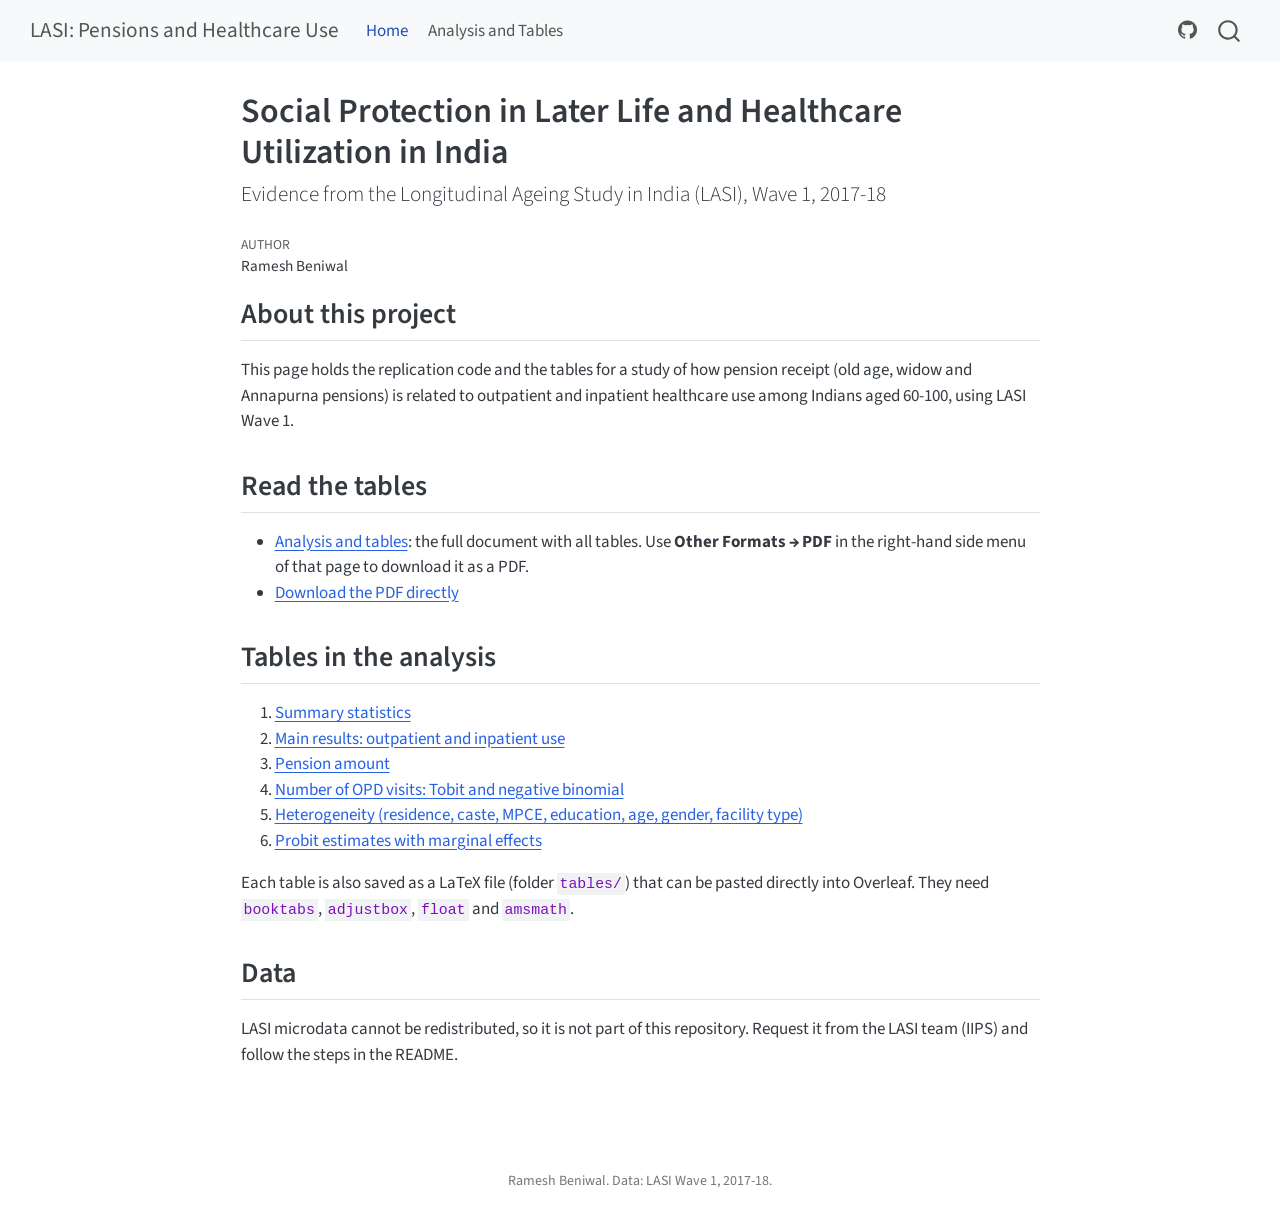
<file: docs/index.html>
<!DOCTYPE html>
<html xmlns="http://www.w3.org/1999/xhtml" lang="en" xml:lang="en"><head>

<meta charset="utf-8">
<meta name="generator" content="quarto-1.10.20">

<meta name="viewport" content="width=device-width, initial-scale=1.0, user-scalable=yes">

<meta name="author" content="Ramesh Beniwal">

<title>Social Protection in Later Life and Healthcare Utilization in India – LASI: Pensions and Healthcare Use</title>
<style>
/* Default styles provided by pandoc.
** See https://pandoc.org/MANUAL.html#variables-for-html for config info.
*/
span.smallcaps{font-variant: small-caps;}
div.columns{display: flex; gap: 1.5em;}
div.column{flex: auto;}
@media screen {
div.columns{gap: min(4vw, 1.5em);}
div.column{overflow-x: auto;}
}
div.hanging-indent{margin-left: 1.5em; text-indent: -1.5em;}
ul.task-list{list-style: none;}
ul.task-list li input[type="checkbox"] {
  width: 0.8em;
  margin: 0 0.8em 0.2em -1em; /* quarto-specific, see https://github.com/quarto-dev/quarto-cli/issues/4556 */ 
  vertical-align: middle;
}
</style>


<script src="site_libs/quarto-nav/quarto-nav.js"></script>
<script src="site_libs/quarto-nav/headroom.min.js"></script>
<script src="site_libs/clipboard/clipboard.min.js"></script>
<script src="site_libs/quarto-search/autocomplete.umd.js"></script>
<script src="site_libs/quarto-search/fuse.min.js"></script>
<script src="site_libs/quarto-search/quarto-search.js"></script>
<meta name="quarto:offset" content="./">
<script src="site_libs/quarto-html/quarto.js" type="module"></script>
<script src="site_libs/quarto-html/tabsets/tabsets.js" type="module"></script>
<script src="site_libs/quarto-html/popper.min.js"></script>
<script src="site_libs/quarto-html/tippy.umd.min.js"></script>
<script src="site_libs/quarto-html/anchor.min.js"></script>
<link href="site_libs/quarto-html/tippy.css" rel="stylesheet">
<link href="site_libs/quarto-html/quarto-syntax-highlighting-17888a1159294d3eb470f19f6f52f5a5.css" rel="stylesheet" id="quarto-text-highlighting-styles">
<script src="site_libs/bootstrap/bootstrap.min.js"></script>
<link href="site_libs/bootstrap/bootstrap-icons.css" rel="stylesheet">
<link href="site_libs/bootstrap/bootstrap-8d0efec32895d350970ee9e4ea451cb8.min.css" rel="stylesheet" append-hash="true" id="quarto-bootstrap" data-mode="light">
<script id="quarto-search-options" type="application/json">{
  "location": "navbar",
  "copy-button": false,
  "collapse-after": 3,
  "panel-placement": "end",
  "type": "overlay",
  "limit": 50,
  "keyboard-shortcut": [
    "f",
    "/",
    "s"
  ],
  "show-item-context": false,
  "language": {
    "search-no-results-text": "No results",
    "search-matching-documents-text": "matching documents",
    "search-copy-link-title": "Copy link to search",
    "search-hide-matches-text": "Hide additional matches",
    "search-more-match-text": "more match in this document",
    "search-more-matches-text": "more matches in this document",
    "search-clear-button-title": "Clear",
    "search-text-placeholder": "",
    "search-detached-cancel-button-title": "Cancel",
    "search-submit-button-title": "Submit",
    "search-label": "Search"
  }
}</script>
<style>html{ scroll-behavior: smooth; }</style>


<link rel="stylesheet" href="styles.css">
</head>

<body class="nav-fixed fullcontent quarto-light">

<div id="quarto-search-results"></div>
  <header id="quarto-header" class="headroom fixed-top">
    <nav class="navbar navbar-expand-lg " data-bs-theme="dark">
      <div class="navbar-container container-fluid">
      <div class="navbar-brand-container mx-auto">
    <a class="navbar-brand" href="./index.html">
    <span class="navbar-title">LASI: Pensions and Healthcare Use</span>
    </a>
  </div>
            <div id="quarto-search" class="" title="Search"></div>
          <button class="navbar-toggler" type="button" data-bs-toggle="collapse" data-bs-target="#navbarCollapse" aria-controls="navbarCollapse" role="menu" aria-expanded="false" aria-label="Toggle navigation" onclick="if (window.quartoToggleHeadroom) { window.quartoToggleHeadroom(); }">
  <span class="navbar-toggler-icon"></span>
</button>
          <div class="collapse navbar-collapse" id="navbarCollapse">
            <ul class="navbar-nav navbar-nav-scroll me-auto">
  <li class="nav-item">
    <a class="nav-link active" href="./index.html" aria-current="page"> 
<span class="menu-text">Home</span></a>
  </li>  
  <li class="nav-item">
    <a class="nav-link" href="./LASI_analysis.html"> 
<span class="menu-text">Analysis and Tables</span></a>
  </li>  
</ul>
            <ul class="navbar-nav navbar-nav-scroll ms-auto">
  <li class="nav-item compact">
    <a class="nav-link" href="https://github.com/R-code11/lasi-pensions-healthcare"> <i class="bi bi-github" role="img">
</i> 
<span class="menu-text"></span></a>
  </li>  
</ul>
          </div> <!-- /navcollapse -->
            <div class="quarto-navbar-tools">
</div>
      </div> <!-- /container-fluid -->
    </nav>
</header>
<!-- content -->
<div id="quarto-content" class="quarto-container page-columns page-rows-contents page-layout-article page-navbar">
<!-- sidebar -->
<!-- margin-sidebar -->
    
<!-- main -->
<main class="content" id="quarto-document-content">

<header id="title-block-header" class="quarto-title-block default">
<div class="quarto-title">
<h1 class="title">Social Protection in Later Life and Healthcare Utilization in India</h1>
<p class="subtitle lead">Evidence from the Longitudinal Ageing Study in India (LASI), Wave 1, 2017-18</p>
</div>



<div class="quarto-title-meta">

    <div>
    <div class="quarto-title-meta-heading">Author</div>
    <div class="quarto-title-meta-contents">
             <p>Ramesh Beniwal </p>
          </div>
  </div>
    
  
    
  </div>
  


</header>


<section id="about-this-project" class="level2">
<h2 class="anchored" data-anchor-id="about-this-project">About this project</h2>
<p>This page holds the replication code and the tables for a study of how pension receipt (old age, widow and Annapurna pensions) is related to outpatient and inpatient healthcare use among Indians aged 60-100, using LASI Wave 1.</p>
</section>
<section id="read-the-tables" class="level2">
<h2 class="anchored" data-anchor-id="read-the-tables">Read the tables</h2>
<ul>
<li><a href="./LASI_analysis.html">Analysis and tables</a>: the full document with all tables. Use <strong>Other Formats → PDF</strong> in the right-hand side menu of that page to download it as a PDF.</li>
<li><a href="LASI_analysis.pdf">Download the PDF directly</a></li>
</ul>
</section>
<section id="tables-in-the-analysis" class="level2">
<h2 class="anchored" data-anchor-id="tables-in-the-analysis">Tables in the analysis</h2>
<ol type="1">
<li><a href="./LASI_analysis.html#summary-statistics">Summary statistics</a></li>
<li><a href="./LASI_analysis.html#main-results">Main results: outpatient and inpatient use</a></li>
<li><a href="./LASI_analysis.html#pension-amount">Pension amount</a></li>
<li><a href="./LASI_analysis.html#tobit-and-negative-binomial-number-of-opd-visits">Number of OPD visits: Tobit and negative binomial</a></li>
<li><a href="./LASI_analysis.html#heterogeneity-outpatient">Heterogeneity (residence, caste, MPCE, education, age, gender, facility type)</a></li>
<li><a href="./LASI_analysis.html#probit-outpatient">Probit estimates with marginal effects</a></li>
</ol>
<p>Each table is also saved as a LaTeX file (folder <code>tables/</code>) that can be pasted directly into Overleaf. They need <code>booktabs</code>, <code>adjustbox</code>, <code>float</code> and <code>amsmath</code>.</p>
</section>
<section id="data" class="level2">
<h2 class="anchored" data-anchor-id="data">Data</h2>
<p>LASI microdata cannot be redistributed, so it is not part of this repository. Request it from the LASI team (IIPS) and follow the steps in the README.</p>


</section>

</main> <!-- /main -->
<script id="quarto-html-after-body" type="application/javascript">
  window.document.addEventListener("DOMContentLoaded", function (event) {
    const icon = "";
    const anchorJS = new window.AnchorJS();
    anchorJS.options = {
      placement: 'right',
      icon: icon
    };
    anchorJS.add('.anchored');
    const isCodeAnnotation = (el) => {
      for (const clz of el.classList) {
        if (clz.startsWith('code-annotation-')) {                     
          return true;
        }
      }
      return false;
    }
    const onCopySuccess = function(e) {
      // button target
      const button = e.trigger;
      // don't keep focus
      button.blur();
      // flash "checked"
      button.classList.add('code-copy-button-checked');
      var currentTitle = button.getAttribute("title");
      button.setAttribute("title", "Copied!");
      let tooltip;
      if (window.bootstrap) {
        button.setAttribute("data-bs-toggle", "tooltip");
        button.setAttribute("data-bs-placement", "left");
        button.setAttribute("data-bs-title", "Copied!");
        tooltip = new bootstrap.Tooltip(button, 
          { trigger: "manual", 
            customClass: "code-copy-button-tooltip",
            offset: [0, -8]});
        tooltip.show();    
      }
      setTimeout(function() {
        if (tooltip) {
          tooltip.hide();
          button.removeAttribute("data-bs-title");
          button.removeAttribute("data-bs-toggle");
          button.removeAttribute("data-bs-placement");
        }
        button.setAttribute("title", currentTitle);
        button.classList.remove('code-copy-button-checked');
      }, 1000);
      // clear code selection
      e.clearSelection();
    }
    const getTextToCopy = function(trigger) {
      const outerScaffold = trigger.parentElement.cloneNode(true);
      const codeEl = outerScaffold.querySelector('code');
      for (const childEl of codeEl.children) {
        if (isCodeAnnotation(childEl)) {
          childEl.remove();
        }
      }
      return codeEl.innerText;
    }
    const clipboard = new window.ClipboardJS('.code-copy-button:not([data-in-quarto-modal])', {
      text: getTextToCopy
    });
    clipboard.on('success', onCopySuccess);
    if (window.document.getElementById('quarto-embedded-source-code-modal')) {
      const clipboardModal = new window.ClipboardJS('.code-copy-button[data-in-quarto-modal]', {
        text: getTextToCopy,
        container: window.document.getElementById('quarto-embedded-source-code-modal')
      });
      clipboardModal.on('success', onCopySuccess);
    }
      var localhostRegex = new RegExp(/^(?:http|https):\/\/localhost\:?[0-9]*\//);
      var mailtoRegex = new RegExp(/^mailto:/);
        var filterRegex = new RegExp('/' + window.location.host + '/');
      var isInternal = (href) => {
          return filterRegex.test(href) || localhostRegex.test(href) || mailtoRegex.test(href);
      }
      // Inspect non-navigation links and adorn them if external
     var links = window.document.querySelectorAll('a[href]:not(.nav-link):not(.navbar-brand):not(.toc-action):not(.sidebar-link):not(.sidebar-item-toggle):not(.pagination-link):not(.no-external):not([aria-hidden]):not(.dropdown-item):not(.quarto-navigation-tool):not(.about-link)');
      for (var i=0; i<links.length; i++) {
        const link = links[i];
        if (!isInternal(link.href)) {
          // undo the damage that might have been done by quarto-nav.js in the case of
          // links that we want to consider external
          if (link.dataset.originalHref !== undefined) {
            link.href = link.dataset.originalHref;
          }
        }
      }
    function tippyHover(el, contentFn, onTriggerFn, onUntriggerFn) {
      const config = {
        allowHTML: true,
        maxWidth: 500,
        delay: 100,
        arrow: false,
        appendTo: function(el) {
            return el.parentElement;
        },
        interactive: true,
        interactiveBorder: 10,
        theme: 'quarto',
        placement: 'bottom-start',
      };
      if (contentFn) {
        config.content = contentFn;
      }
      if (onTriggerFn) {
        config.onTrigger = onTriggerFn;
      }
      if (onUntriggerFn) {
        config.onUntrigger = onUntriggerFn;
      }
      window.tippy(el, config); 
    }
    const noterefs = window.document.querySelectorAll('a[role="doc-noteref"]');
    for (var i=0; i<noterefs.length; i++) {
      const ref = noterefs[i];
      tippyHover(ref, function() {
        // use id or data attribute instead here
        let href = ref.getAttribute('data-footnote-href') || ref.getAttribute('href');
        try { href = new URL(href).hash; } catch {}
        const id = href.replace(/^#\/?/, "");
        const note = window.document.getElementById(id);
        if (note) {
          return note.innerHTML;
        } else {
          return "";
        }
      });
    }
    const xrefs = window.document.querySelectorAll('a.quarto-xref');
    const processXRef = (id, note) => {
      // Strip column container classes
      const stripColumnClz = (el) => {
        el.classList.remove("page-full", "page-columns");
        if (el.children) {
          for (const child of el.children) {
            stripColumnClz(child);
          }
        }
      }
      stripColumnClz(note)
      if (id === null || id.startsWith('sec-')) {
        // Special case sections, only their first couple elements
        const container = document.createElement("div");
        if (note.children && note.children.length > 2) {
          container.appendChild(note.children[0].cloneNode(true));
          for (let i = 1; i < note.children.length; i++) {
            const child = note.children[i];
            if (child.tagName === "P" && child.innerText === "") {
              continue;
            } else {
              container.appendChild(child.cloneNode(true));
              break;
            }
          }
          if (window.Quarto?.typesetMath) {
            window.Quarto.typesetMath(container);
          }
          return container.innerHTML
        } else {
          if (window.Quarto?.typesetMath) {
            window.Quarto.typesetMath(note);
          }
          return note.innerHTML;
        }
      } else {
        // Remove any anchor links if they are present
        const anchorLink = note.querySelector('a.anchorjs-link');
        if (anchorLink) {
          anchorLink.remove();
        }
        if (window.Quarto?.typesetMath) {
          window.Quarto.typesetMath(note);
        }
        if (note.classList.contains("callout")) {
          return note.outerHTML;
        } else {
          return note.innerHTML;
        }
      }
    }
    for (var i=0; i<xrefs.length; i++) {
      const xref = xrefs[i];
      tippyHover(xref, undefined, function(instance) {
        instance.disable();
        let url = xref.getAttribute('href');
        let hash = undefined; 
        if (url.startsWith('#')) {
          hash = url;
        } else {
          try { hash = new URL(url).hash; } catch {}
        }
        if (hash) {
          const id = hash.replace(/^#\/?/, "");
          const note = window.document.getElementById(id);
          if (note !== null) {
            try {
              const html = processXRef(id, note.cloneNode(true));
              instance.setContent(html);
            } finally {
              instance.enable();
              instance.show();
            }
          } else {
            // See if we can fetch this
            fetch(url.split('#')[0])
            .then(res => res.text())
            .then(html => {
              const parser = new DOMParser();
              const htmlDoc = parser.parseFromString(html, "text/html");
              const note = htmlDoc.getElementById(id);
              if (note !== null) {
                const html = processXRef(id, note);
                instance.setContent(html);
              } 
            }).finally(() => {
              instance.enable();
              instance.show();
            });
          }
        } else {
          // See if we can fetch a full url (with no hash to target)
          // This is a special case and we should probably do some content thinning / targeting
          fetch(url)
          .then(res => res.text())
          .then(html => {
            const parser = new DOMParser();
            const htmlDoc = parser.parseFromString(html, "text/html");
            const note = htmlDoc.querySelector('main.content');
            if (note !== null) {
              // This should only happen for chapter cross references
              // (since there is no id in the URL)
              // remove the first header
              if (note.children.length > 0 && note.children[0].tagName === "HEADER") {
                note.children[0].remove();
              }
              const html = processXRef(null, note);
              instance.setContent(html);
            } 
          }).finally(() => {
            instance.enable();
            instance.show();
          });
        }
      }, function(instance) {
      });
    }
        let selectedAnnoteEl;
        const selectorForAnnotation = ( cell, annotation) => {
          let cellAttr = 'data-code-cell="' + cell + '"';
          let lineAttr = 'data-code-annotation="' +  annotation + '"';
          const selector = 'span[' + cellAttr + '][' + lineAttr + ']';
          return selector;
        }
        const selectCodeLines = (annoteEl) => {
          const doc = window.document;
          const targetCell = annoteEl.getAttribute("data-target-cell");
          const targetAnnotation = annoteEl.getAttribute("data-target-annotation");
          const annoteSpan = window.document.querySelector(selectorForAnnotation(targetCell, targetAnnotation));
          const lines = annoteSpan.getAttribute("data-code-lines").split(",");
          const lineIds = lines.map((line) => {
            return targetCell + "-" + line;
          })
          let top = null;
          let height = null;
          let parent = null;
          if (lineIds.length > 0) {
              //compute the position of the single el (top and bottom and make a div)
              const el = window.document.getElementById(lineIds[0]);
              top = el.offsetTop;
              height = el.offsetHeight;
              parent = el.parentElement.parentElement;
            if (lineIds.length > 1) {
              const lastEl = window.document.getElementById(lineIds[lineIds.length - 1]);
              const bottom = lastEl.offsetTop + lastEl.offsetHeight;
              height = bottom - top;
            }
            if (top !== null && height !== null && parent !== null) {
              // cook up a div (if necessary) and position it 
              let div = window.document.getElementById("code-annotation-line-highlight");
              if (div === null) {
                div = window.document.createElement("div");
                div.setAttribute("id", "code-annotation-line-highlight");
                div.style.position = 'absolute';
                parent.appendChild(div);
              }
              div.style.top = top - 2 + "px";
              div.style.height = height + 4 + "px";
              div.style.left = 0;
              let gutterDiv = window.document.getElementById("code-annotation-line-highlight-gutter");
              if (gutterDiv === null) {
                gutterDiv = window.document.createElement("div");
                gutterDiv.setAttribute("id", "code-annotation-line-highlight-gutter");
                gutterDiv.style.position = 'absolute';
                const codeCell = window.document.getElementById(targetCell);
                const gutter = codeCell.querySelector('.code-annotation-gutter');
                gutter.appendChild(gutterDiv);
              }
              gutterDiv.style.top = top - 2 + "px";
              gutterDiv.style.height = height + 4 + "px";
            }
            selectedAnnoteEl = annoteEl;
          }
        };
        const unselectCodeLines = () => {
          const elementsIds = ["code-annotation-line-highlight", "code-annotation-line-highlight-gutter"];
          elementsIds.forEach((elId) => {
            const div = window.document.getElementById(elId);
            if (div) {
              div.remove();
            }
          });
          selectedAnnoteEl = undefined;
        };
          // Handle positioning of the toggle
      window.addEventListener(
        "resize",
        throttle(() => {
          elRect = undefined;
          if (selectedAnnoteEl) {
            selectCodeLines(selectedAnnoteEl);
          }
        }, 10)
      );
      function throttle(fn, ms) {
      let throttle = false;
      let timer;
        return (...args) => {
          if(!throttle) { // first call gets through
              fn.apply(this, args);
              throttle = true;
          } else { // all the others get throttled
              if(timer) clearTimeout(timer); // cancel #2
              timer = setTimeout(() => {
                fn.apply(this, args);
                timer = throttle = false;
              }, ms);
          }
        };
      }
        // Attach click handler to the DT
        const annoteDls = window.document.querySelectorAll('dt[data-target-cell]');
        for (const annoteDlNode of annoteDls) {
          annoteDlNode.addEventListener('click', (event) => {
            const clickedEl = event.target;
            if (clickedEl !== selectedAnnoteEl) {
              unselectCodeLines();
              const activeEl = window.document.querySelector('dt[data-target-cell].code-annotation-active');
              if (activeEl) {
                activeEl.classList.remove('code-annotation-active');
              }
              selectCodeLines(clickedEl);
              clickedEl.classList.add('code-annotation-active');
            } else {
              // Unselect the line
              unselectCodeLines();
              clickedEl.classList.remove('code-annotation-active');
            }
          });
        }
    const findCites = (el) => {
      const parentEl = el.parentElement;
      if (parentEl) {
        const cites = parentEl.dataset.cites;
        if (cites) {
          return {
            el,
            cites: cites.split(' ')
          };
        } else {
          return findCites(el.parentElement)
        }
      } else {
        return undefined;
      }
    };
    var bibliorefs = window.document.querySelectorAll('a[role="doc-biblioref"]');
    for (var i=0; i<bibliorefs.length; i++) {
      const ref = bibliorefs[i];
      const citeInfo = findCites(ref);
      if (citeInfo) {
        tippyHover(citeInfo.el, function() {
          var popup = window.document.createElement('div');
          citeInfo.cites.forEach(function(cite) {
            var citeDiv = window.document.createElement('div');
            citeDiv.classList.add('hanging-indent');
            citeDiv.classList.add('csl-entry');
            var biblioDiv = window.document.getElementById('ref-' + cite);
            if (biblioDiv) {
              citeDiv.innerHTML = biblioDiv.innerHTML;
            }
            popup.appendChild(citeDiv);
          });
          return popup.innerHTML;
        });
      }
    }
  });
  </script>
</div> <!-- /content -->
<footer class="footer">
  <div class="nav-footer">
    <div class="nav-footer-left">
      &nbsp;
    </div>   
    <div class="nav-footer-center">
<p>Ramesh Beniwal. Data: LASI Wave 1, 2017-18.</p>
</div>
    <div class="nav-footer-right">
      &nbsp;
    </div>
  </div>
</footer>




<script src="site_libs/quarto-html/zenscroll-min.js"></script>
</body></html>
</file>
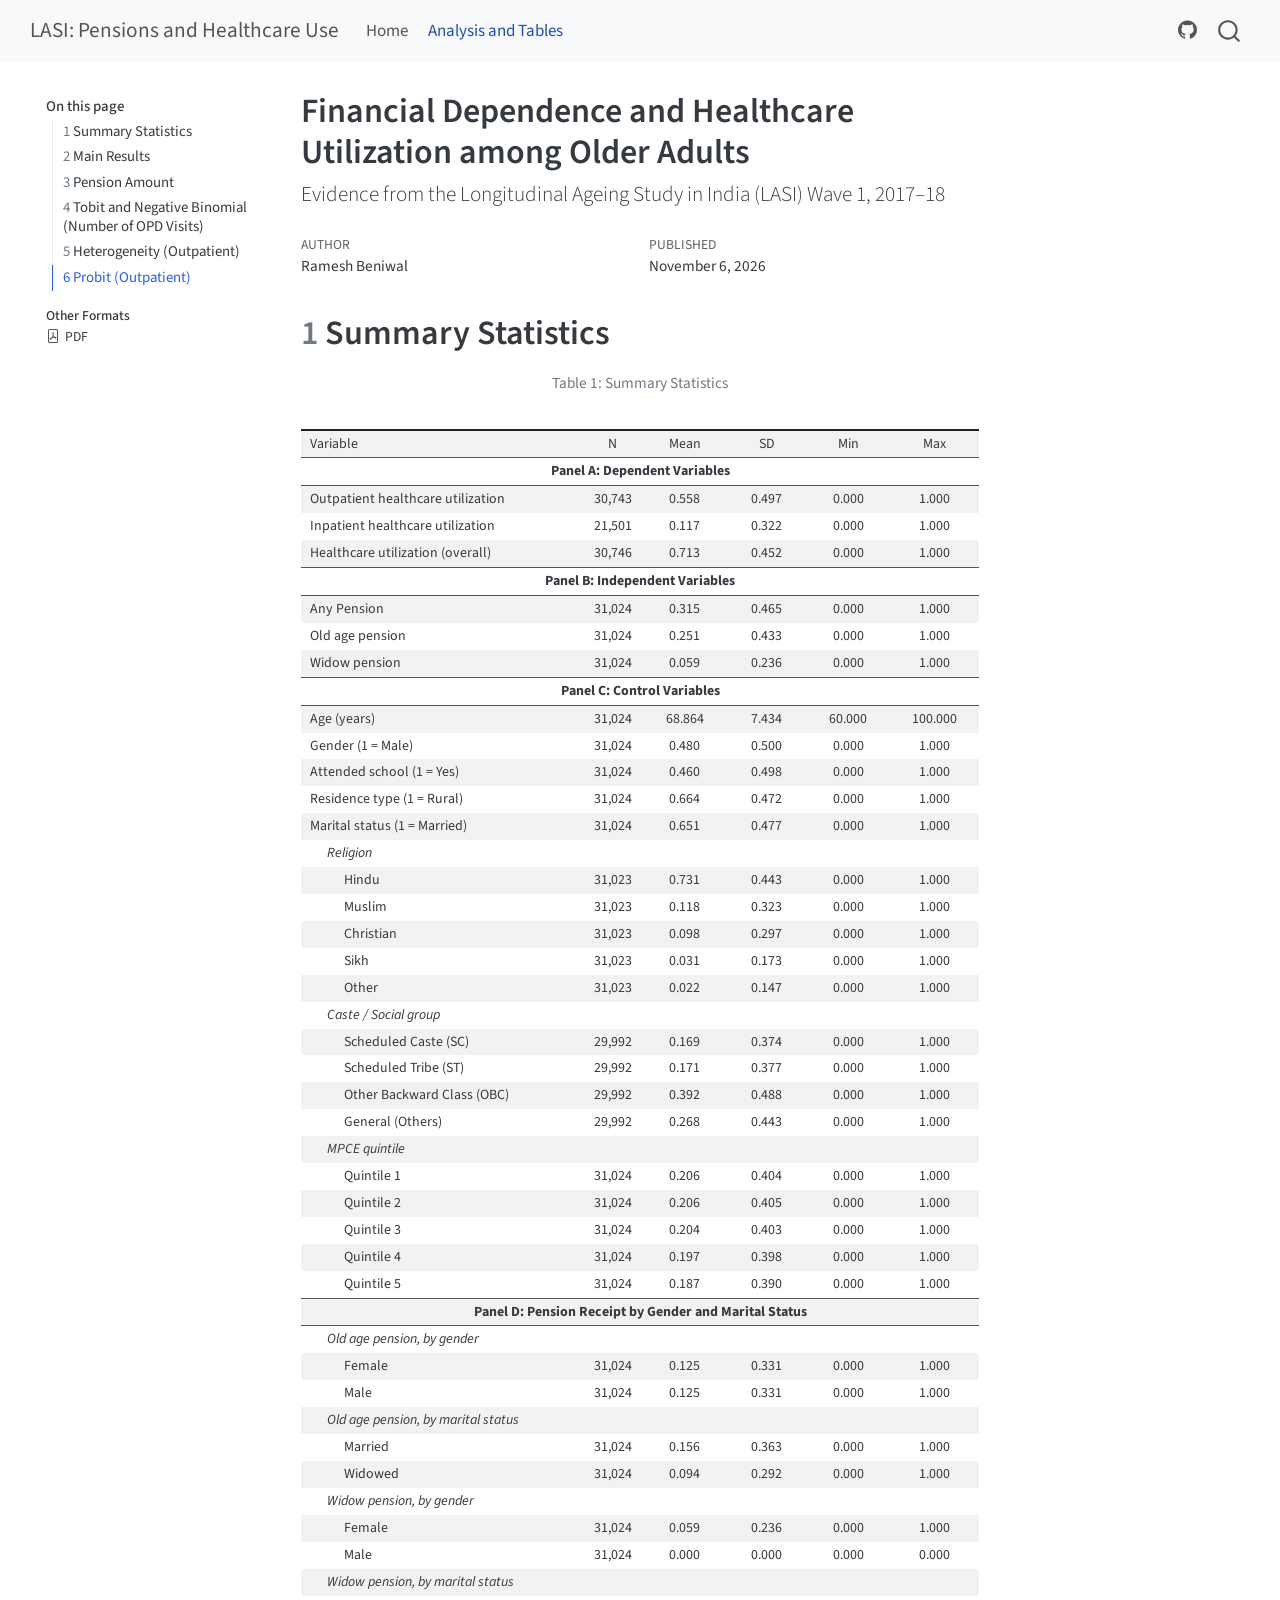
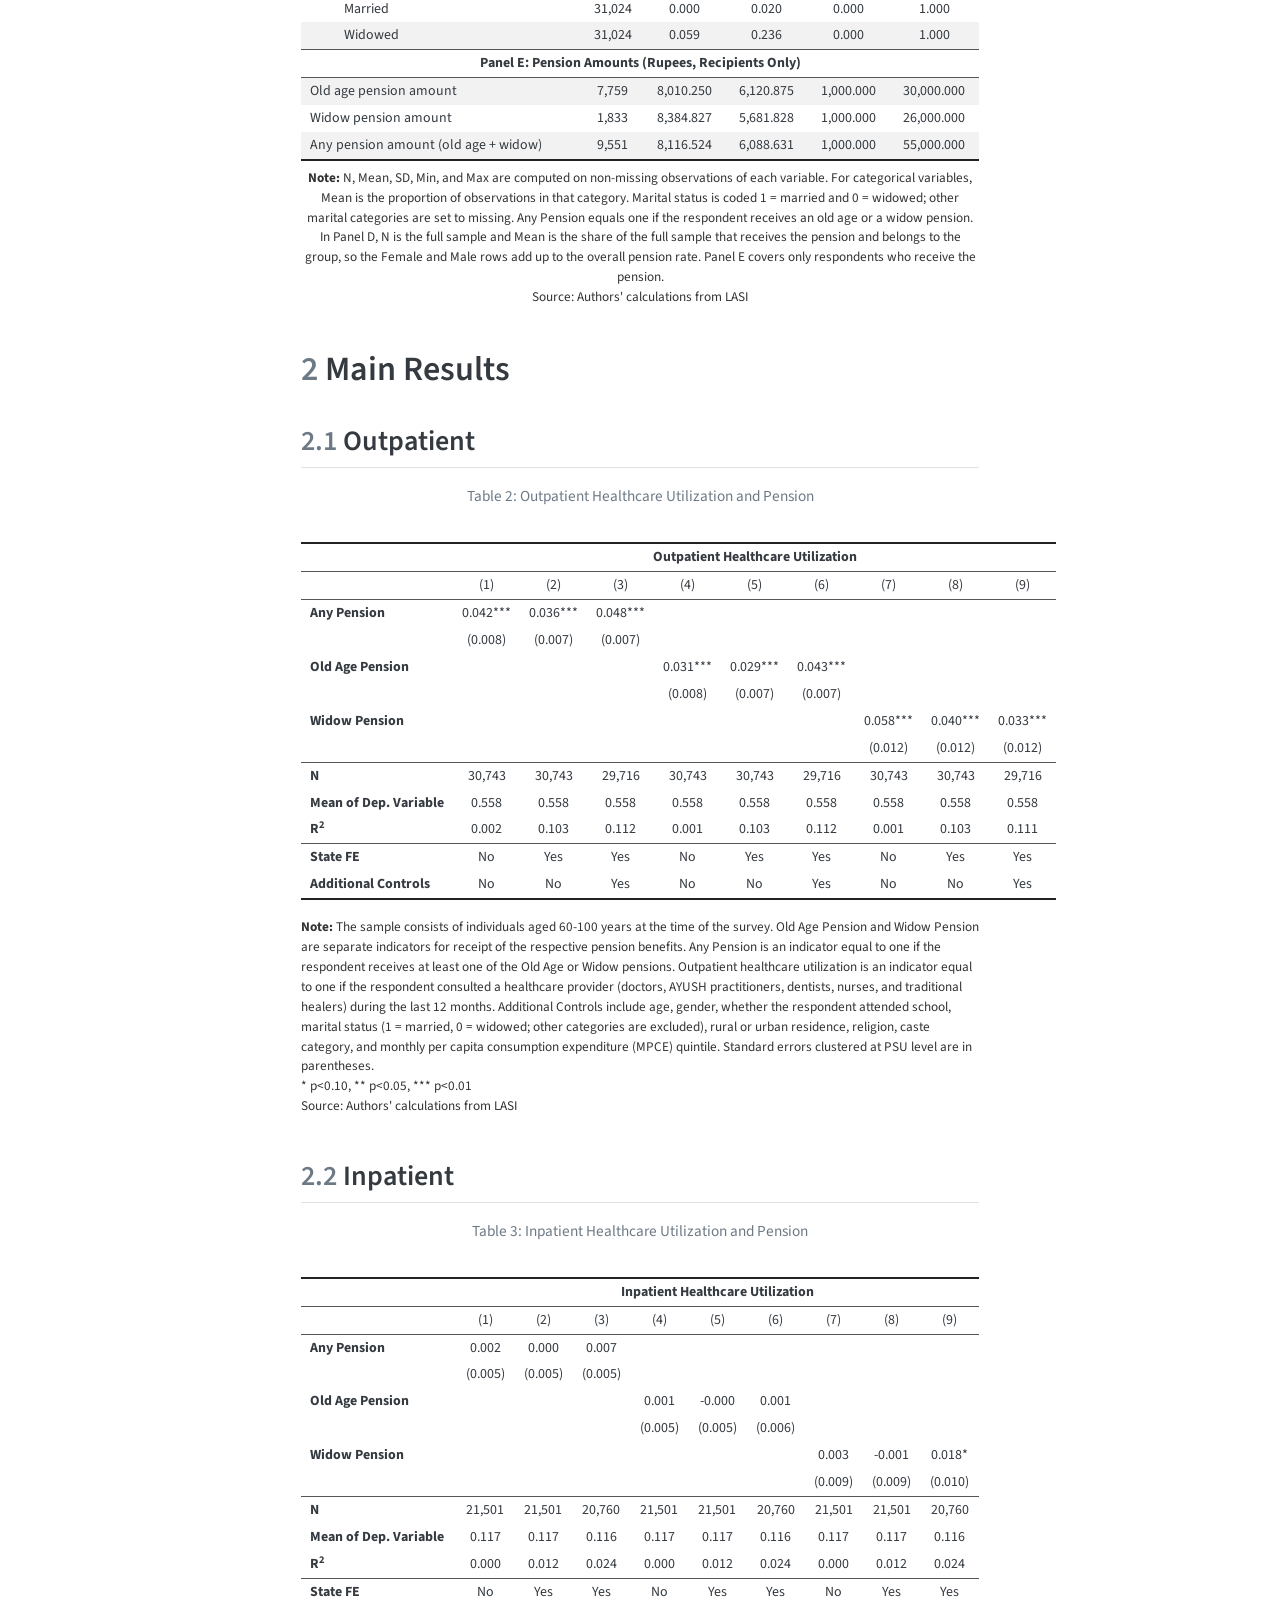
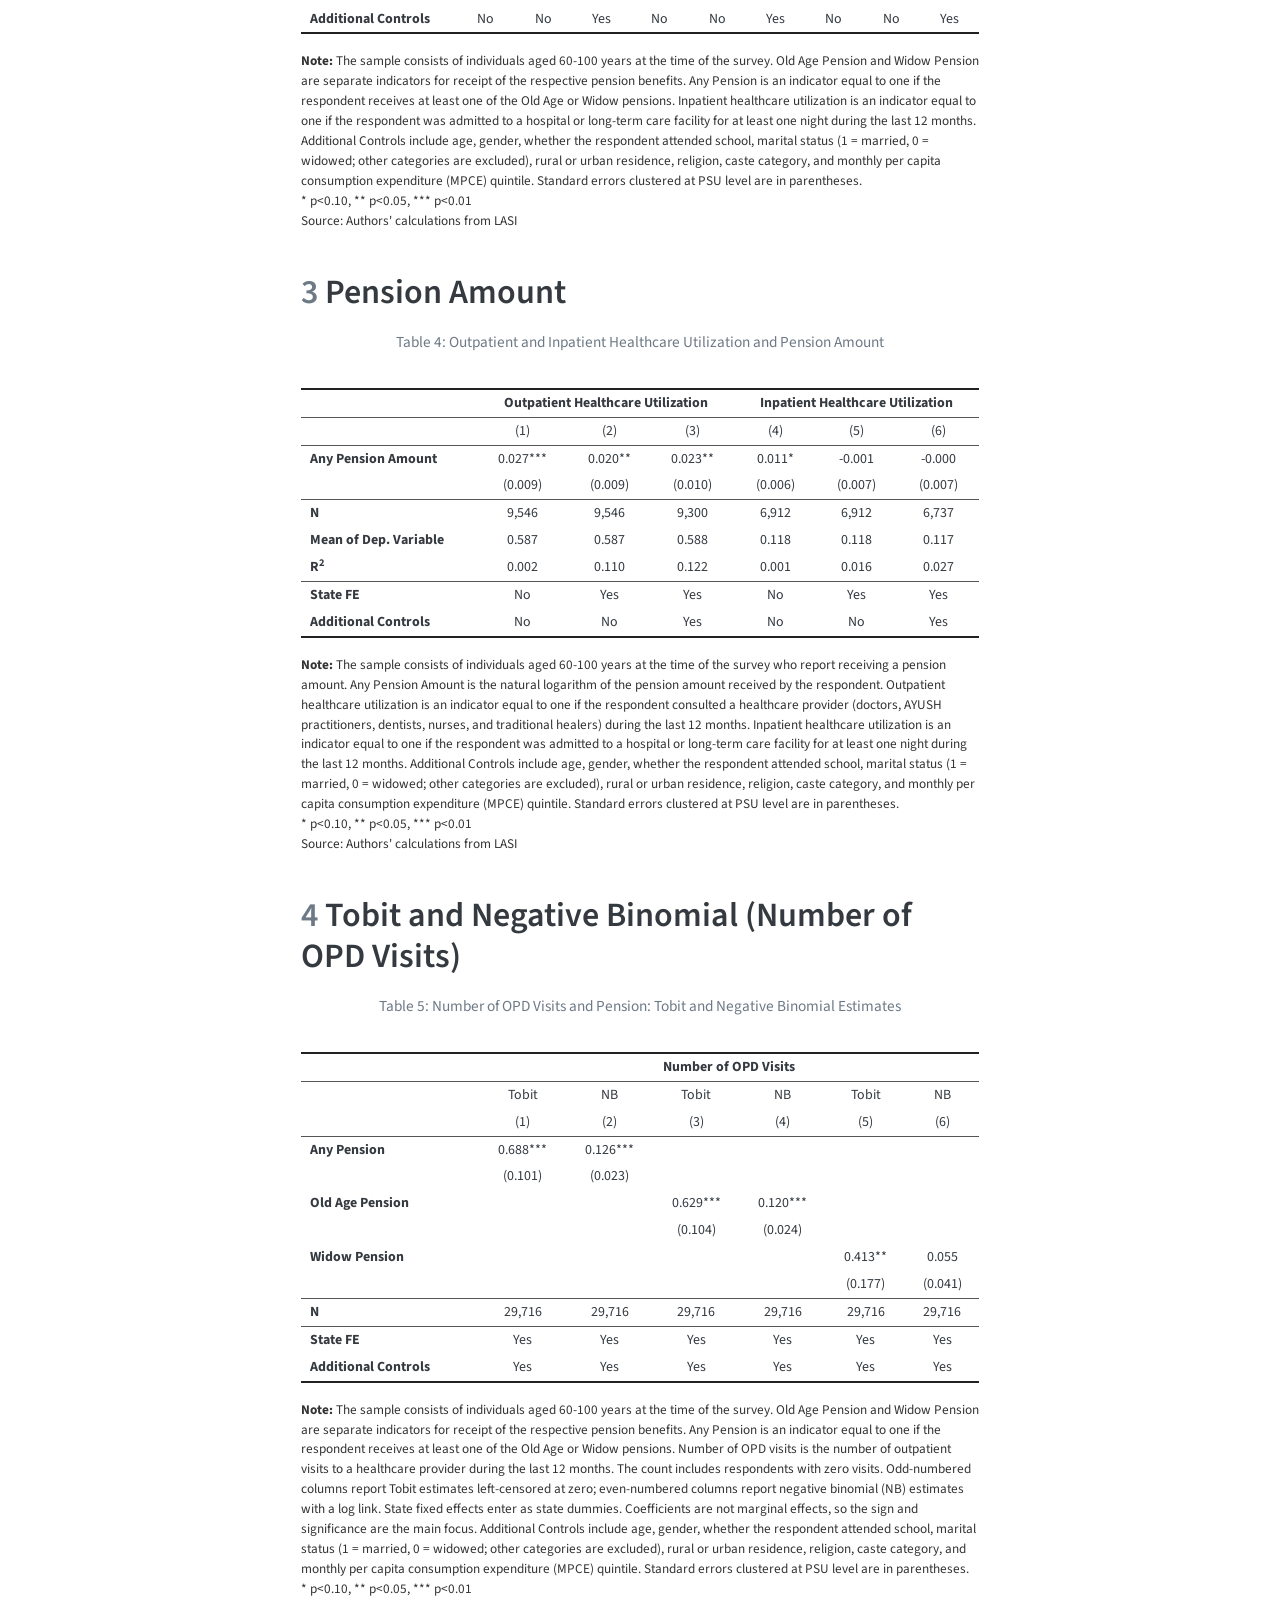
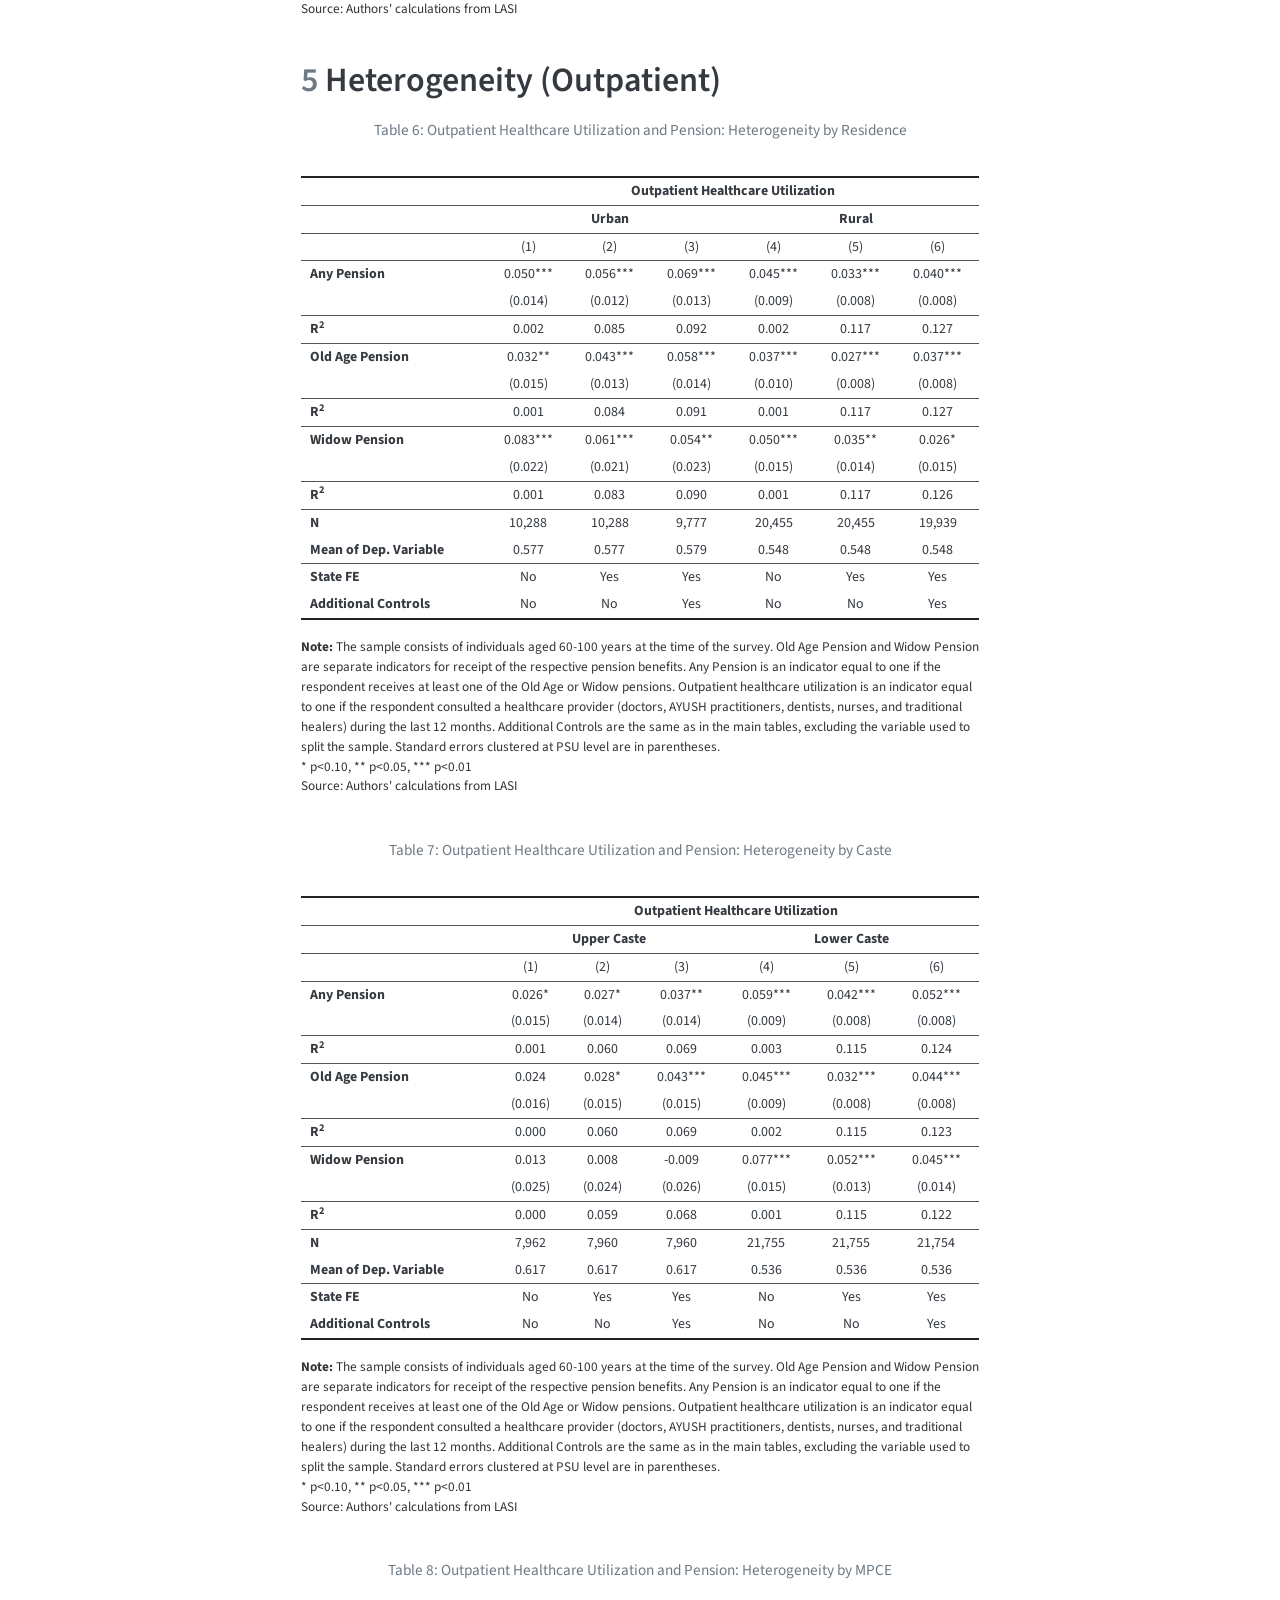
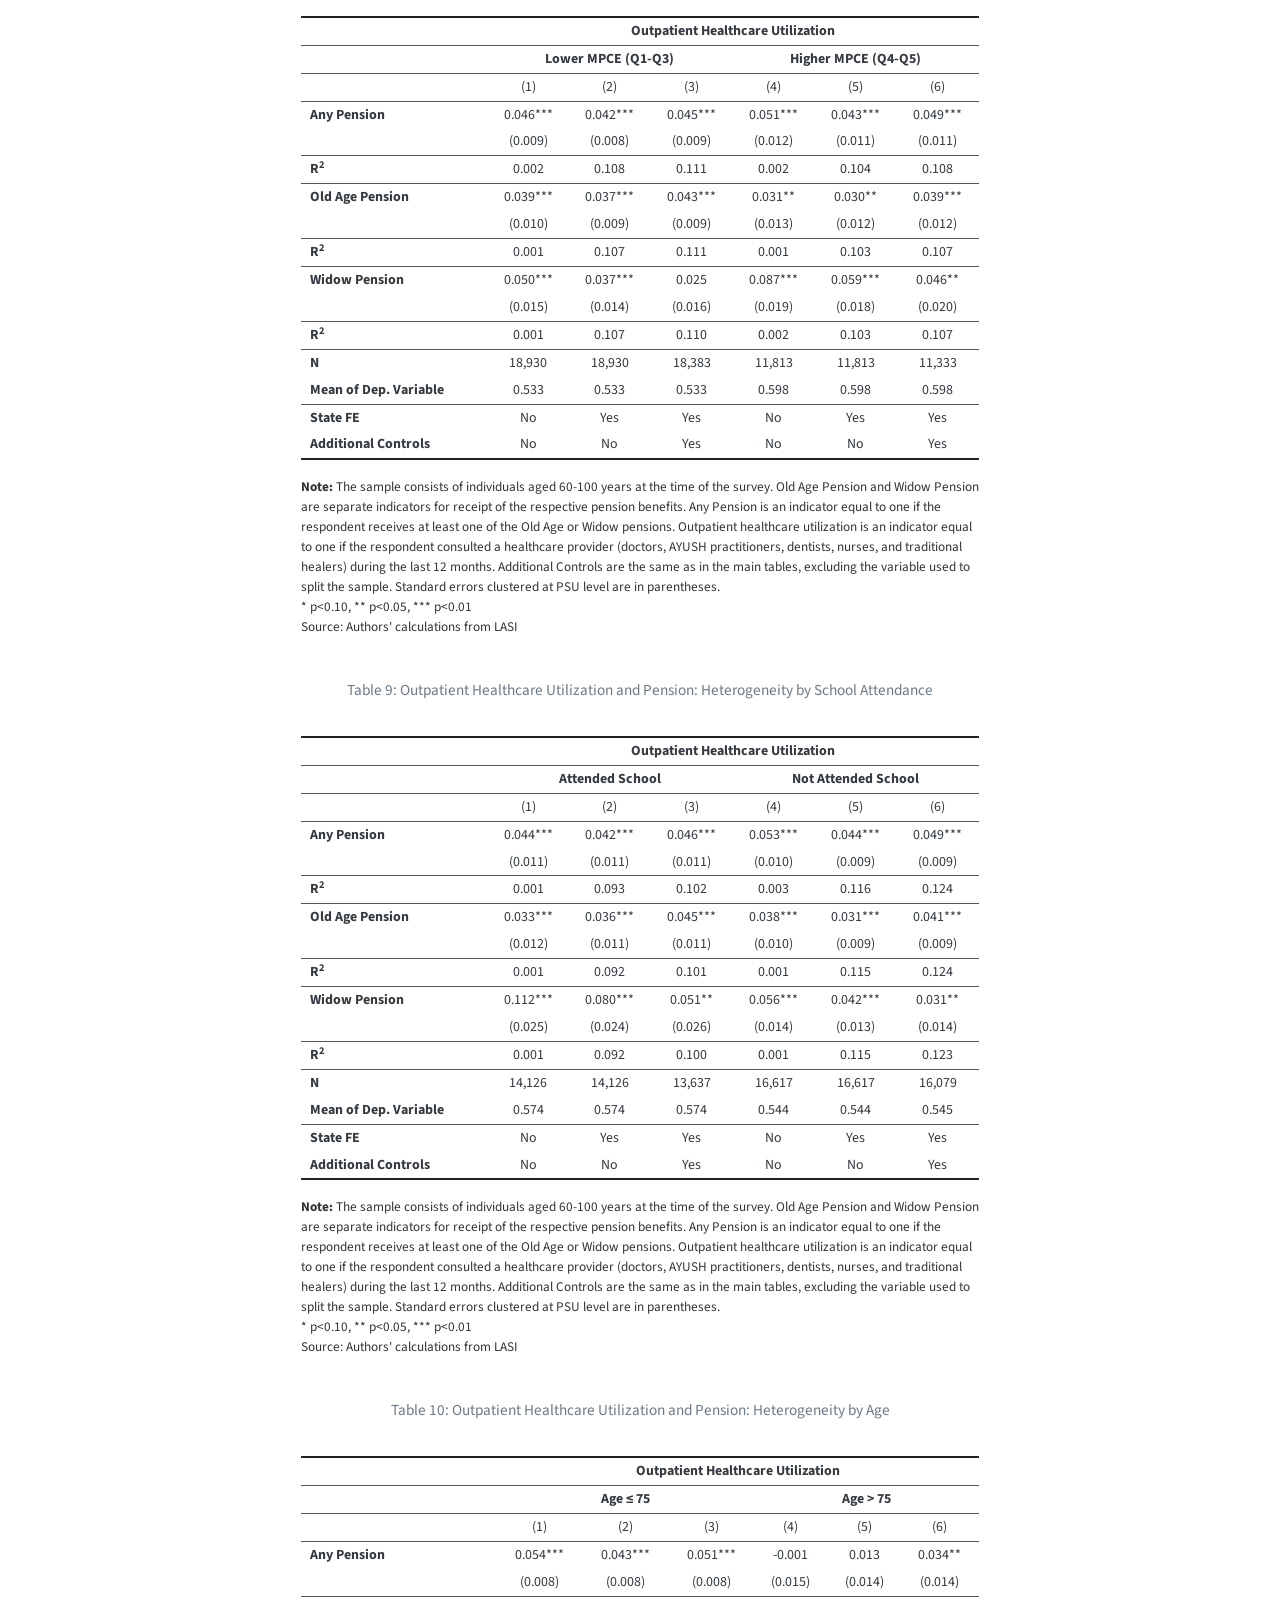
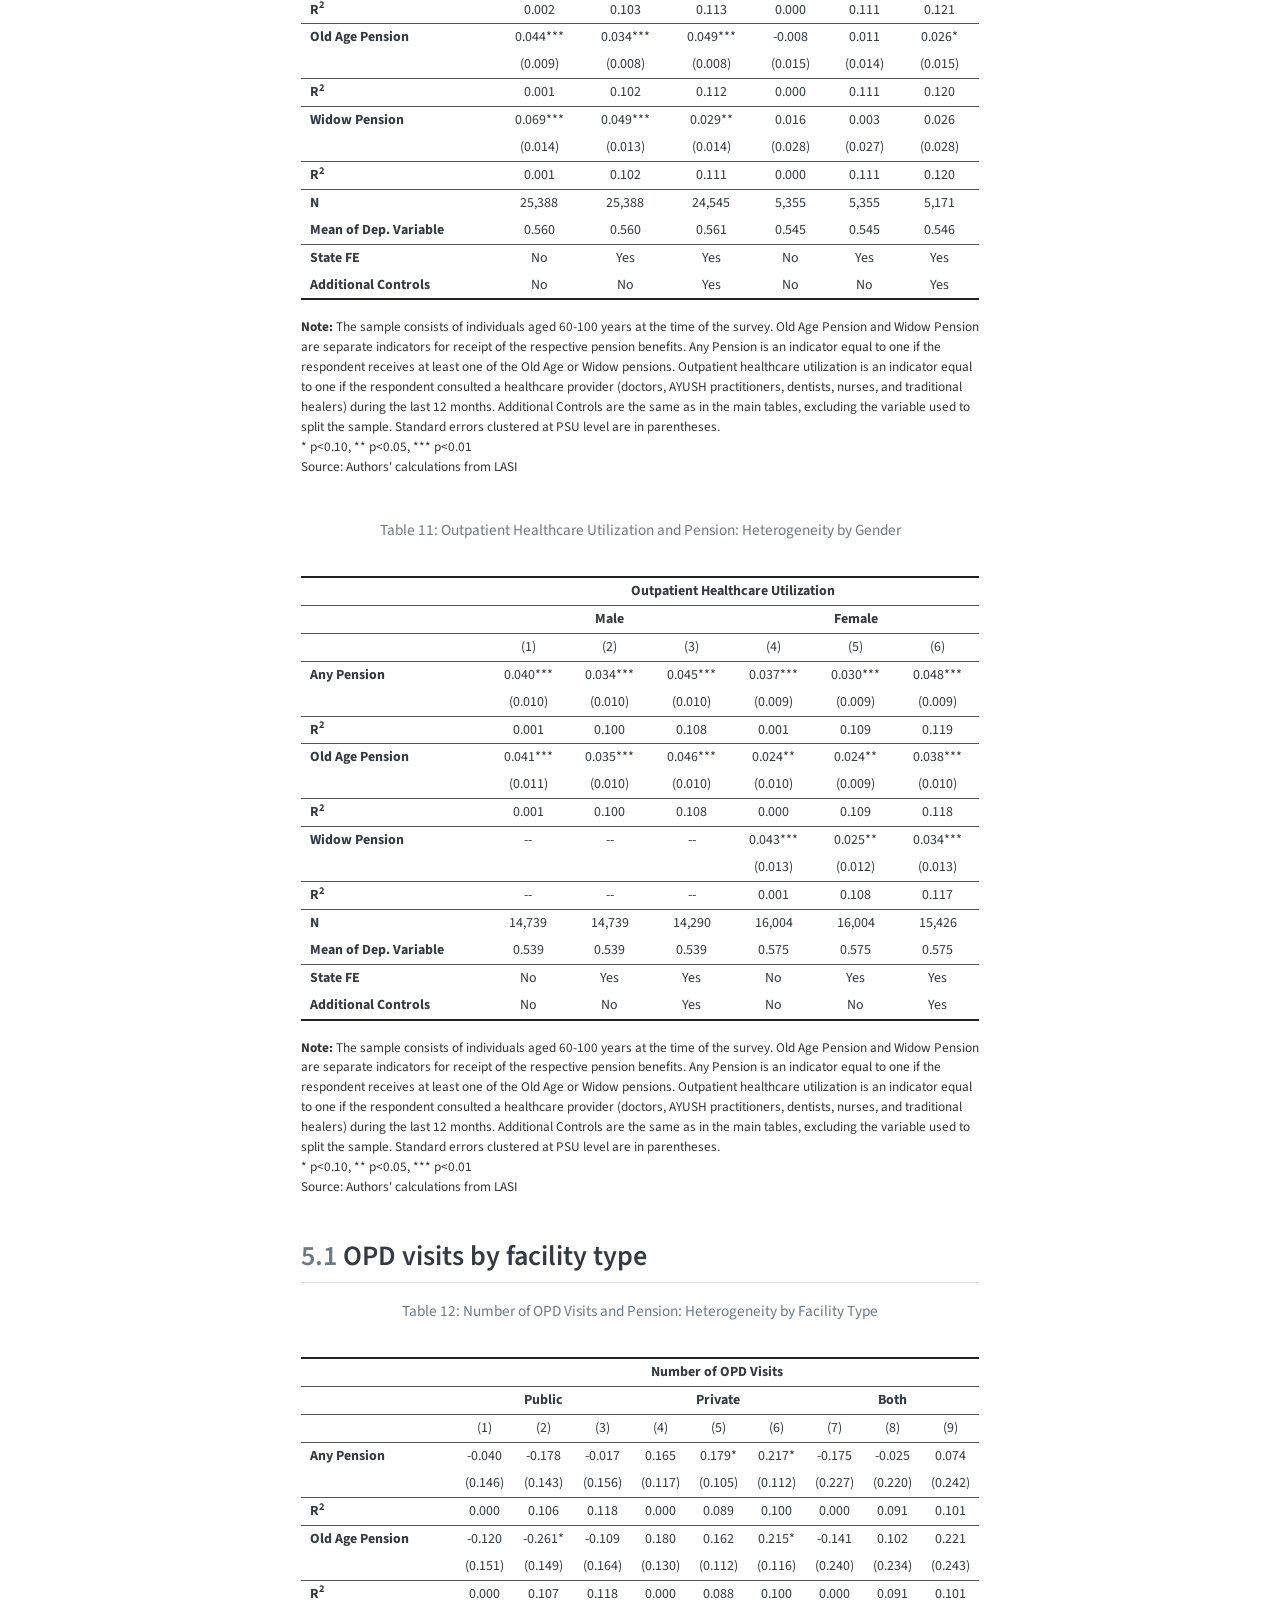
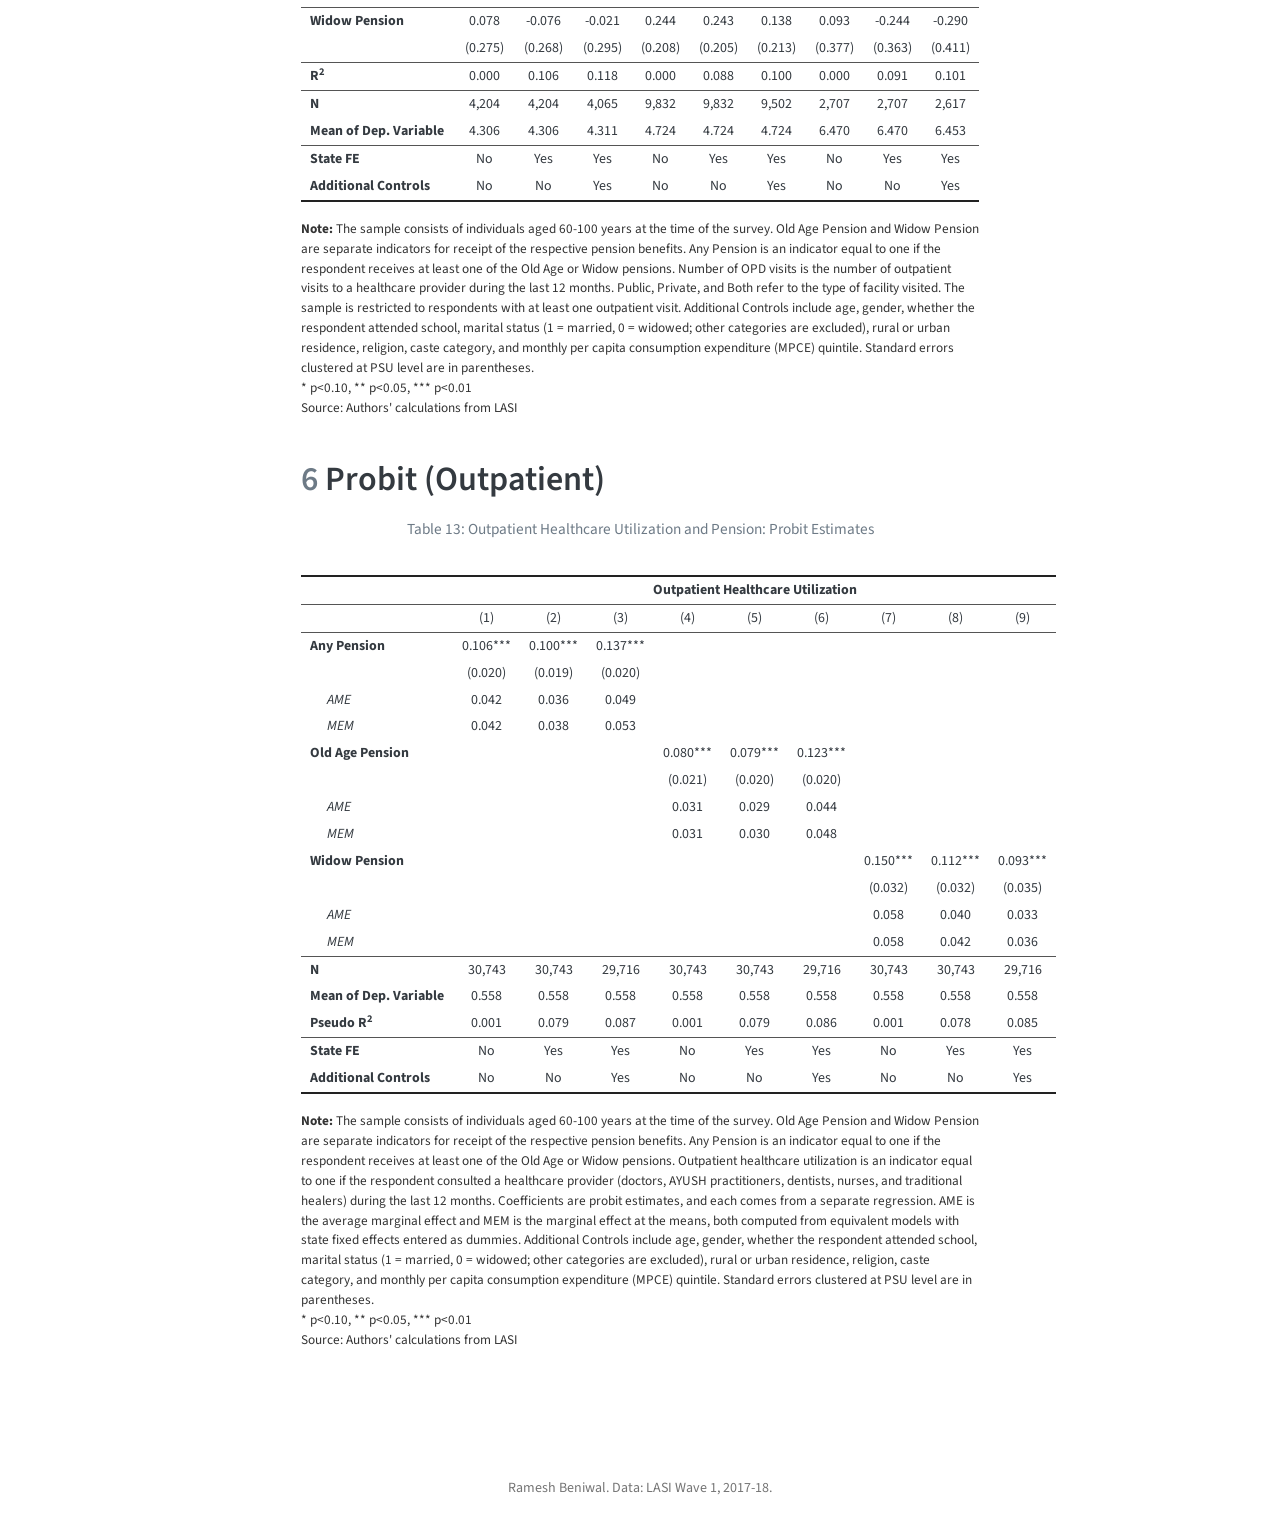
<file: docs/LASI_analysis.html>
<!DOCTYPE html>
<html xmlns="http://www.w3.org/1999/xhtml" lang="en" xml:lang="en"><head>

<meta charset="utf-8">
<meta name="generator" content="quarto-1.10.20">

<meta name="viewport" content="width=device-width, initial-scale=1.0, user-scalable=yes">

<meta name="author" content="Ramesh Beniwal">
<meta name="dcterms.date" content="2026-11-06">

<title>Financial Dependence and Healthcare Utilization among Older Adults – LASI: Pensions and Healthcare Use</title>
<style>
/* Default styles provided by pandoc.
** See https://pandoc.org/MANUAL.html#variables-for-html for config info.
*/
span.smallcaps{font-variant: small-caps;}
div.columns{display: flex; gap: 1.5em;}
div.column{flex: auto;}
@media screen {
div.columns{gap: min(4vw, 1.5em);}
div.column{overflow-x: auto;}
}
div.hanging-indent{margin-left: 1.5em; text-indent: -1.5em;}
ul.task-list{list-style: none;}
ul.task-list li input[type="checkbox"] {
  width: 0.8em;
  margin: 0 0.8em 0.2em -1em; /* quarto-specific, see https://github.com/quarto-dev/quarto-cli/issues/4556 */ 
  vertical-align: middle;
}
</style>


<script src="site_libs/quarto-nav/quarto-nav.js"></script>
<script src="site_libs/quarto-nav/headroom.min.js"></script>
<script src="site_libs/clipboard/clipboard.min.js"></script>
<script src="site_libs/quarto-search/autocomplete.umd.js"></script>
<script src="site_libs/quarto-search/fuse.min.js"></script>
<script src="site_libs/quarto-search/quarto-search.js"></script>
<meta name="quarto:offset" content="./">
<script src="site_libs/quarto-html/quarto.js" type="module"></script>
<script src="site_libs/quarto-html/tabsets/tabsets.js" type="module"></script>
<script src="site_libs/quarto-html/popper.min.js"></script>
<script src="site_libs/quarto-html/tippy.umd.min.js"></script>
<script src="site_libs/quarto-html/anchor.min.js"></script>
<link href="site_libs/quarto-html/tippy.css" rel="stylesheet">
<link href="site_libs/quarto-html/quarto-syntax-highlighting-17888a1159294d3eb470f19f6f52f5a5.css" rel="stylesheet" id="quarto-text-highlighting-styles">
<script src="site_libs/bootstrap/bootstrap.min.js"></script>
<link href="site_libs/bootstrap/bootstrap-icons.css" rel="stylesheet">
<link href="site_libs/bootstrap/bootstrap-8d0efec32895d350970ee9e4ea451cb8.min.css" rel="stylesheet" append-hash="true" id="quarto-bootstrap" data-mode="light">
<script id="quarto-search-options" type="application/json">{
  "location": "navbar",
  "copy-button": false,
  "collapse-after": 3,
  "panel-placement": "end",
  "type": "overlay",
  "limit": 50,
  "keyboard-shortcut": [
    "f",
    "/",
    "s"
  ],
  "show-item-context": false,
  "language": {
    "search-no-results-text": "No results",
    "search-matching-documents-text": "matching documents",
    "search-copy-link-title": "Copy link to search",
    "search-hide-matches-text": "Hide additional matches",
    "search-more-match-text": "more match in this document",
    "search-more-matches-text": "more matches in this document",
    "search-clear-button-title": "Clear",
    "search-text-placeholder": "",
    "search-detached-cancel-button-title": "Cancel",
    "search-submit-button-title": "Submit",
    "search-label": "Search"
  }
}</script>
<style>html{ scroll-behavior: smooth; }</style>


<link rel="stylesheet" href="styles.css">
</head>

<body class="floating nav-fixed quarto-light">

<div id="quarto-search-results"></div>
  <header id="quarto-header" class="headroom fixed-top">
    <nav class="navbar navbar-expand-lg " data-bs-theme="dark">
      <div class="navbar-container container-fluid">
      <div class="navbar-brand-container mx-auto">
    <a class="navbar-brand" href="./index.html">
    <span class="navbar-title">LASI: Pensions and Healthcare Use</span>
    </a>
  </div>
            <div id="quarto-search" class="" title="Search"></div>
          <button class="navbar-toggler" type="button" data-bs-toggle="collapse" data-bs-target="#navbarCollapse" aria-controls="navbarCollapse" role="menu" aria-expanded="false" aria-label="Toggle navigation" onclick="if (window.quartoToggleHeadroom) { window.quartoToggleHeadroom(); }">
  <span class="navbar-toggler-icon"></span>
</button>
          <div class="collapse navbar-collapse" id="navbarCollapse">
            <ul class="navbar-nav navbar-nav-scroll me-auto">
  <li class="nav-item">
    <a class="nav-link" href="./index.html"> 
<span class="menu-text">Home</span></a>
  </li>  
  <li class="nav-item">
    <a class="nav-link active" href="./LASI_analysis.html" aria-current="page"> 
<span class="menu-text">Analysis and Tables</span></a>
  </li>  
</ul>
            <ul class="navbar-nav navbar-nav-scroll ms-auto">
  <li class="nav-item compact">
    <a class="nav-link" href="https://github.com/R-code11/lasi-pensions-healthcare"> <i class="bi bi-github" role="img">
</i> 
<span class="menu-text"></span></a>
  </li>  
</ul>
          </div> <!-- /navcollapse -->
            <div class="quarto-navbar-tools">
</div>
      </div> <!-- /container-fluid -->
    </nav>
</header>
<!-- content -->
<div id="quarto-content" class="quarto-container page-columns page-rows-contents page-layout-article page-navbar">
<!-- sidebar -->
  <nav id="quarto-sidebar" class="sidebar collapse collapse-horizontal quarto-sidebar-collapse-item sidebar-navigation floating overflow-auto">
    <nav id="TOC" role="doc-toc" class="toc-active">
    <h2 id="toc-title">On this page</h2>
   
  <ul>
  <li><a href="#summary-statistics" id="toc-summary-statistics" class="nav-link active" data-scroll-target="#summary-statistics"><span class="header-section-number">1</span> Summary Statistics</a></li>
  <li><a href="#main-results" id="toc-main-results" class="nav-link" data-scroll-target="#main-results"><span class="header-section-number">2</span> Main Results</a>
  <ul class="collapse">
  <li><a href="#outpatient" id="toc-outpatient" class="nav-link" data-scroll-target="#outpatient"><span class="header-section-number">2.1</span> Outpatient</a></li>
  <li><a href="#inpatient" id="toc-inpatient" class="nav-link" data-scroll-target="#inpatient"><span class="header-section-number">2.2</span> Inpatient</a></li>
  </ul></li>
  <li><a href="#pension-amount" id="toc-pension-amount" class="nav-link" data-scroll-target="#pension-amount"><span class="header-section-number">3</span> Pension Amount</a></li>
  <li><a href="#tobit-and-negative-binomial-number-of-opd-visits" id="toc-tobit-and-negative-binomial-number-of-opd-visits" class="nav-link" data-scroll-target="#tobit-and-negative-binomial-number-of-opd-visits"><span class="header-section-number">4</span> Tobit and Negative Binomial (Number of OPD Visits)</a></li>
  <li><a href="#heterogeneity-outpatient" id="toc-heterogeneity-outpatient" class="nav-link" data-scroll-target="#heterogeneity-outpatient"><span class="header-section-number">5</span> Heterogeneity (Outpatient)</a>
  <ul class="collapse">
  <li><a href="#opd-visits-by-facility-type" id="toc-opd-visits-by-facility-type" class="nav-link" data-scroll-target="#opd-visits-by-facility-type"><span class="header-section-number">5.1</span> OPD visits by facility type</a></li>
  </ul></li>
  <li><a href="#probit-outpatient" id="toc-probit-outpatient" class="nav-link" data-scroll-target="#probit-outpatient"><span class="header-section-number">6</span> Probit (Outpatient)</a></li>
  </ul>
<div class="quarto-alternate-formats"><h2>Other Formats</h2><ul><li><a href="LASI_analysis.pdf"><i class="bi bi-file-pdf"></i>PDF</a></li></ul></div></nav>
</nav>
<div id="quarto-sidebar-glass" class="quarto-sidebar-collapse-item" data-bs-toggle="collapse" data-bs-target=".quarto-sidebar-collapse-item"></div>
<!-- margin-sidebar -->
    <div id="quarto-margin-sidebar" class="sidebar margin-sidebar zindex-bottom">
    </div>
<!-- main -->
<main class="content" id="quarto-document-content">

<header id="title-block-header" class="quarto-title-block default">
<div class="quarto-title">
<h1 class="title">Financial Dependence and Healthcare Utilization among Older Adults</h1>
<p class="subtitle lead">Evidence from the Longitudinal Ageing Study in India (LASI) Wave 1, 2017–18</p>
</div>



<div class="quarto-title-meta">

    <div>
    <div class="quarto-title-meta-heading">Author</div>
    <div class="quarto-title-meta-contents">
             <p>Ramesh Beniwal </p>
          </div>
  </div>
    
    <div>
    <div class="quarto-title-meta-heading">Published</div>
    <div class="quarto-title-meta-contents">
      <p class="date">November 6, 2026</p>
    </div>
  </div>
  
    
  </div>
  


</header>


<section id="summary-statistics" class="level1" data-number="1">
<h1 data-number="1"><span class="header-section-number">1</span> Summary Statistics</h1>
<div id="tbl-summary" class="cell quarto-float quarto-figure quarto-figure-center anchored">
<figure class="quarto-float quarto-float-tbl figure">
<figcaption class="quarto-float-caption-top quarto-float-caption quarto-float-tbl" id="tbl-summary-caption-0ceaefa1-69ba-4598-a22c-09a6ac19f8ca">
Table&nbsp;1: Summary Statistics
</figcaption>
<div aria-describedby="tbl-summary-caption-0ceaefa1-69ba-4598-a22c-09a6ac19f8ca">
<table id="tab:summarystats" class="lasi-table cell caption-top table table-sm table-striped small">
<tbody>
<tr class="odd">
<td class="row-label">Variable</td>
<td>N</td>
<td>Mean</td>
<td>SD</td>
<td>Min</td>
<td>Max</td>
</tr>
<tr class="rule-above even">
<td colspan="6"><strong>Panel A: Dependent Variables</strong></td>
</tr>
<tr class="rule-above odd">
<td class="row-label">Outpatient healthcare utilization</td>
<td>30,743</td>
<td>0.558</td>
<td>0.497</td>
<td>0.000</td>
<td>1.000</td>
</tr>
<tr class="even">
<td class="row-label">Inpatient healthcare utilization</td>
<td>21,501</td>
<td>0.117</td>
<td>0.322</td>
<td>0.000</td>
<td>1.000</td>
</tr>
<tr class="odd">
<td class="row-label">Healthcare utilization (overall)</td>
<td>30,746</td>
<td>0.713</td>
<td>0.452</td>
<td>0.000</td>
<td>1.000</td>
</tr>
<tr class="rule-above even">
<td colspan="6"><strong>Panel B: Independent Variables</strong></td>
</tr>
<tr class="rule-above odd">
<td class="row-label">Any Pension</td>
<td>31,024</td>
<td>0.315</td>
<td>0.465</td>
<td>0.000</td>
<td>1.000</td>
</tr>
<tr class="even">
<td class="row-label">Old age pension</td>
<td>31,024</td>
<td>0.251</td>
<td>0.433</td>
<td>0.000</td>
<td>1.000</td>
</tr>
<tr class="odd">
<td class="row-label">Widow pension</td>
<td>31,024</td>
<td>0.059</td>
<td>0.236</td>
<td>0.000</td>
<td>1.000</td>
</tr>
<tr class="rule-above even">
<td colspan="6"><strong>Panel C: Control Variables</strong></td>
</tr>
<tr class="rule-above odd">
<td class="row-label">Age (years)</td>
<td>31,024</td>
<td>68.864</td>
<td>7.434</td>
<td>60.000</td>
<td>100.000</td>
</tr>
<tr class="even">
<td class="row-label">Gender (1 = Male)</td>
<td>31,024</td>
<td>0.480</td>
<td>0.500</td>
<td>0.000</td>
<td>1.000</td>
</tr>
<tr class="odd">
<td class="row-label">Attended school (1 = Yes)</td>
<td>31,024</td>
<td>0.460</td>
<td>0.498</td>
<td>0.000</td>
<td>1.000</td>
</tr>
<tr class="even">
<td class="row-label">Residence type (1 = Rural)</td>
<td>31,024</td>
<td>0.664</td>
<td>0.472</td>
<td>0.000</td>
<td>1.000</td>
</tr>
<tr class="odd">
<td class="row-label">Marital status (1 = Married)</td>
<td>31,024</td>
<td>0.651</td>
<td>0.477</td>
<td>0.000</td>
<td>1.000</td>
</tr>
<tr class="even">
<td class="row-label"><em>  Religion</em></td>
<td></td>
<td></td>
<td></td>
<td></td>
<td></td>
</tr>
<tr class="odd">
<td class="row-label">    Hindu</td>
<td>31,023</td>
<td>0.731</td>
<td>0.443</td>
<td>0.000</td>
<td>1.000</td>
</tr>
<tr class="even">
<td class="row-label">    Muslim</td>
<td>31,023</td>
<td>0.118</td>
<td>0.323</td>
<td>0.000</td>
<td>1.000</td>
</tr>
<tr class="odd">
<td class="row-label">    Christian</td>
<td>31,023</td>
<td>0.098</td>
<td>0.297</td>
<td>0.000</td>
<td>1.000</td>
</tr>
<tr class="even">
<td class="row-label">    Sikh</td>
<td>31,023</td>
<td>0.031</td>
<td>0.173</td>
<td>0.000</td>
<td>1.000</td>
</tr>
<tr class="odd">
<td class="row-label">    Other</td>
<td>31,023</td>
<td>0.022</td>
<td>0.147</td>
<td>0.000</td>
<td>1.000</td>
</tr>
<tr class="even">
<td class="row-label"><em>  Caste / Social group</em></td>
<td></td>
<td></td>
<td></td>
<td></td>
<td></td>
</tr>
<tr class="odd">
<td class="row-label">    Scheduled Caste (SC)</td>
<td>29,992</td>
<td>0.169</td>
<td>0.374</td>
<td>0.000</td>
<td>1.000</td>
</tr>
<tr class="even">
<td class="row-label">    Scheduled Tribe (ST)</td>
<td>29,992</td>
<td>0.171</td>
<td>0.377</td>
<td>0.000</td>
<td>1.000</td>
</tr>
<tr class="odd">
<td class="row-label">    Other Backward Class (OBC)</td>
<td>29,992</td>
<td>0.392</td>
<td>0.488</td>
<td>0.000</td>
<td>1.000</td>
</tr>
<tr class="even">
<td class="row-label">    General (Others)</td>
<td>29,992</td>
<td>0.268</td>
<td>0.443</td>
<td>0.000</td>
<td>1.000</td>
</tr>
<tr class="odd">
<td class="row-label"><em>  MPCE quintile</em></td>
<td></td>
<td></td>
<td></td>
<td></td>
<td></td>
</tr>
<tr class="even">
<td class="row-label">    Quintile 1</td>
<td>31,024</td>
<td>0.206</td>
<td>0.404</td>
<td>0.000</td>
<td>1.000</td>
</tr>
<tr class="odd">
<td class="row-label">    Quintile 2</td>
<td>31,024</td>
<td>0.206</td>
<td>0.405</td>
<td>0.000</td>
<td>1.000</td>
</tr>
<tr class="even">
<td class="row-label">    Quintile 3</td>
<td>31,024</td>
<td>0.204</td>
<td>0.403</td>
<td>0.000</td>
<td>1.000</td>
</tr>
<tr class="odd">
<td class="row-label">    Quintile 4</td>
<td>31,024</td>
<td>0.197</td>
<td>0.398</td>
<td>0.000</td>
<td>1.000</td>
</tr>
<tr class="even">
<td class="row-label">    Quintile 5</td>
<td>31,024</td>
<td>0.187</td>
<td>0.390</td>
<td>0.000</td>
<td>1.000</td>
</tr>
<tr class="rule-above odd">
<td colspan="6"><strong>Panel D: Pension Receipt by Gender and Marital Status</strong></td>
</tr>
<tr class="rule-above even">
<td class="row-label"><em>  Old age pension, by gender</em></td>
<td></td>
<td></td>
<td></td>
<td></td>
<td></td>
</tr>
<tr class="odd">
<td class="row-label">    Female</td>
<td>31,024</td>
<td>0.125</td>
<td>0.331</td>
<td>0.000</td>
<td>1.000</td>
</tr>
<tr class="even">
<td class="row-label">    Male</td>
<td>31,024</td>
<td>0.125</td>
<td>0.331</td>
<td>0.000</td>
<td>1.000</td>
</tr>
<tr class="odd">
<td class="row-label"><em>  Old age pension, by marital status</em></td>
<td></td>
<td></td>
<td></td>
<td></td>
<td></td>
</tr>
<tr class="even">
<td class="row-label">    Married</td>
<td>31,024</td>
<td>0.156</td>
<td>0.363</td>
<td>0.000</td>
<td>1.000</td>
</tr>
<tr class="odd">
<td class="row-label">    Widowed</td>
<td>31,024</td>
<td>0.094</td>
<td>0.292</td>
<td>0.000</td>
<td>1.000</td>
</tr>
<tr class="even">
<td class="row-label"><em>  Widow pension, by gender</em></td>
<td></td>
<td></td>
<td></td>
<td></td>
<td></td>
</tr>
<tr class="odd">
<td class="row-label">    Female</td>
<td>31,024</td>
<td>0.059</td>
<td>0.236</td>
<td>0.000</td>
<td>1.000</td>
</tr>
<tr class="even">
<td class="row-label">    Male</td>
<td>31,024</td>
<td>0.000</td>
<td>0.000</td>
<td>0.000</td>
<td>0.000</td>
</tr>
<tr class="odd">
<td class="row-label"><em>  Widow pension, by marital status</em></td>
<td></td>
<td></td>
<td></td>
<td></td>
<td></td>
</tr>
<tr class="even">
<td class="row-label">    Married</td>
<td>31,024</td>
<td>0.000</td>
<td>0.020</td>
<td>0.000</td>
<td>1.000</td>
</tr>
<tr class="odd">
<td class="row-label">    Widowed</td>
<td>31,024</td>
<td>0.059</td>
<td>0.236</td>
<td>0.000</td>
<td>1.000</td>
</tr>
<tr class="rule-above even">
<td colspan="6"><strong>Panel E: Pension Amounts (Rupees, Recipients Only)</strong></td>
</tr>
<tr class="rule-above odd">
<td class="row-label">Old age pension amount</td>
<td>7,759</td>
<td>8,010.250</td>
<td>6,120.875</td>
<td>1,000.000</td>
<td>30,000.000</td>
</tr>
<tr class="even">
<td class="row-label">Widow pension amount</td>
<td>1,833</td>
<td>8,384.827</td>
<td>5,681.828</td>
<td>1,000.000</td>
<td>26,000.000</td>
</tr>
<tr class="odd">
<td class="row-label">Any pension amount (old age + widow)</td>
<td>9,551</td>
<td>8,116.524</td>
<td>6,088.631</td>
<td>1,000.000</td>
<td>55,000.000</td>
</tr>
</tbody>
</table>
<div class="table-note"><b>Note:</b> N, Mean, SD, Min, and Max are computed on non-missing observations of each variable. For categorical variables, Mean is the proportion of observations in that category. Marital status is coded 1 = married and 0 = widowed; other marital categories are set to missing. Any Pension equals one if the respondent receives an old age or a widow pension. In Panel D, N is the full sample and Mean is the share of the full sample that receives the pension and belongs to the group, so the Female and Male rows add up to the overall pension rate. Panel E covers only respondents who receive the pension.<br>Source: Authors' calculations from LASI</div>
</div>
</figure>
</div>
</section>
<section id="main-results" class="level1" data-number="2">
<h1 data-number="2"><span class="header-section-number">2</span> Main Results</h1>
<section id="outpatient" class="level2" data-number="2.1">
<h2 data-number="2.1" class="anchored" data-anchor-id="outpatient"><span class="header-section-number">2.1</span> Outpatient</h2>
<div id="tab:outpatient" class="lasi-table quarto-float quarto-figure quarto-figure-center anchored" data-quarto-postprocess="true">
<figure class="quarto-float quarto-float-tbl figure">
<figcaption class="quarto-float-caption-top quarto-float-caption quarto-float-tbl" id="tab:outpatient-caption-0ceaefa1-69ba-4598-a22c-09a6ac19f8ca">
Table&nbsp;2: Outpatient Healthcare Utilization and Pension
</figcaption>
<div aria-describedby="tab:outpatient-caption-0ceaefa1-69ba-4598-a22c-09a6ac19f8ca">
<table id="tab:outpatient" class="lasi-table caption-top table">
<tbody>
<tr class="odd">
<td class="row-label"></td>
<td colspan="9"><strong>Outpatient Healthcare Utilization</strong></td>
</tr>
<tr class="rule-above even">
<td class="row-label"></td>
<td>(1)</td>
<td>(2)</td>
<td>(3)</td>
<td>(4)</td>
<td>(5)</td>
<td>(6)</td>
<td>(7)</td>
<td>(8)</td>
<td>(9)</td>
</tr>
<tr class="rule-above odd">
<td class="row-label"><strong>Any Pension</strong></td>
<td>0.042***</td>
<td>0.036***</td>
<td>0.048***</td>
<td></td>
<td></td>
<td></td>
<td></td>
<td></td>
<td></td>
</tr>
<tr class="even">
<td class="row-label"></td>
<td>(0.008)</td>
<td>(0.007)</td>
<td>(0.007)</td>
<td></td>
<td></td>
<td></td>
<td></td>
<td></td>
<td></td>
</tr>
<tr class="odd">
<td class="row-label"><strong>Old Age Pension</strong></td>
<td></td>
<td></td>
<td></td>
<td>0.031***</td>
<td>0.029***</td>
<td>0.043***</td>
<td></td>
<td></td>
<td></td>
</tr>
<tr class="even">
<td class="row-label"></td>
<td></td>
<td></td>
<td></td>
<td>(0.008)</td>
<td>(0.007)</td>
<td>(0.007)</td>
<td></td>
<td></td>
<td></td>
</tr>
<tr class="odd">
<td class="row-label"><strong>Widow Pension</strong></td>
<td></td>
<td></td>
<td></td>
<td></td>
<td></td>
<td></td>
<td>0.058***</td>
<td>0.040***</td>
<td>0.033***</td>
</tr>
<tr class="even">
<td class="row-label"></td>
<td></td>
<td></td>
<td></td>
<td></td>
<td></td>
<td></td>
<td>(0.012)</td>
<td>(0.012)</td>
<td>(0.012)</td>
</tr>
<tr class="rule-above odd">
<td class="row-label"><strong>N</strong></td>
<td>30,743</td>
<td>30,743</td>
<td>29,716</td>
<td>30,743</td>
<td>30,743</td>
<td>29,716</td>
<td>30,743</td>
<td>30,743</td>
<td>29,716</td>
</tr>
<tr class="even">
<td class="row-label"><strong>Mean of Dep. Variable</strong></td>
<td>0.558</td>
<td>0.558</td>
<td>0.558</td>
<td>0.558</td>
<td>0.558</td>
<td>0.558</td>
<td>0.558</td>
<td>0.558</td>
<td>0.558</td>
</tr>
<tr class="odd">
<td class="row-label"><strong>R<sup>2</sup></strong></td>
<td>0.002</td>
<td>0.103</td>
<td>0.112</td>
<td>0.001</td>
<td>0.103</td>
<td>0.112</td>
<td>0.001</td>
<td>0.103</td>
<td>0.111</td>
</tr>
<tr class="rule-above even">
<td class="row-label"><strong>State FE</strong></td>
<td>No</td>
<td>Yes</td>
<td>Yes</td>
<td>No</td>
<td>Yes</td>
<td>Yes</td>
<td>No</td>
<td>Yes</td>
<td>Yes</td>
</tr>
<tr class="odd">
<td class="row-label"><strong>Additional Controls</strong></td>
<td>No</td>
<td>No</td>
<td>Yes</td>
<td>No</td>
<td>No</td>
<td>Yes</td>
<td>No</td>
<td>No</td>
<td>Yes</td>
</tr>
</tbody>
</table>
</div>
</figure>
</div>
<div class="table-note"><b>Note:</b> The sample consists of individuals aged 60-100 years at the time of the survey. Old Age Pension and Widow Pension are separate indicators for receipt of the respective pension benefits. Any Pension is an indicator equal to one if the respondent receives at least one of the Old Age or Widow pensions. Outpatient healthcare utilization is an indicator equal to one if the respondent consulted a healthcare provider (doctors, AYUSH practitioners, dentists, nurses, and traditional healers) during the last 12 months. Additional Controls include age, gender, whether the respondent attended school, marital status (1 = married, 0 = widowed; other categories are excluded), rural or urban residence, religion, caste category, and monthly per capita consumption expenditure (MPCE) quintile. Standard errors clustered at PSU level are in parentheses.<br>* p&lt;0.10, ** p&lt;0.05, *** p&lt;0.01<br>Source: Authors' calculations from LASI</div>
</section>
<section id="inpatient" class="level2" data-number="2.2">
<h2 data-number="2.2" class="anchored" data-anchor-id="inpatient"><span class="header-section-number">2.2</span> Inpatient</h2>
<div id="tab:inpatient" class="lasi-table quarto-float quarto-figure quarto-figure-center anchored" data-quarto-postprocess="true">
<figure class="quarto-float quarto-float-tbl figure">
<figcaption class="quarto-float-caption-top quarto-float-caption quarto-float-tbl" id="tab:inpatient-caption-0ceaefa1-69ba-4598-a22c-09a6ac19f8ca">
Table&nbsp;3: Inpatient Healthcare Utilization and Pension
</figcaption>
<div aria-describedby="tab:inpatient-caption-0ceaefa1-69ba-4598-a22c-09a6ac19f8ca">
<table id="tab:inpatient" class="lasi-table caption-top table">
<tbody>
<tr class="odd">
<td class="row-label"></td>
<td colspan="9"><strong>Inpatient Healthcare Utilization</strong></td>
</tr>
<tr class="rule-above even">
<td class="row-label"></td>
<td>(1)</td>
<td>(2)</td>
<td>(3)</td>
<td>(4)</td>
<td>(5)</td>
<td>(6)</td>
<td>(7)</td>
<td>(8)</td>
<td>(9)</td>
</tr>
<tr class="rule-above odd">
<td class="row-label"><strong>Any Pension</strong></td>
<td>0.002</td>
<td>0.000</td>
<td>0.007</td>
<td></td>
<td></td>
<td></td>
<td></td>
<td></td>
<td></td>
</tr>
<tr class="even">
<td class="row-label"></td>
<td>(0.005)</td>
<td>(0.005)</td>
<td>(0.005)</td>
<td></td>
<td></td>
<td></td>
<td></td>
<td></td>
<td></td>
</tr>
<tr class="odd">
<td class="row-label"><strong>Old Age Pension</strong></td>
<td></td>
<td></td>
<td></td>
<td>0.001</td>
<td>-0.000</td>
<td>0.001</td>
<td></td>
<td></td>
<td></td>
</tr>
<tr class="even">
<td class="row-label"></td>
<td></td>
<td></td>
<td></td>
<td>(0.005)</td>
<td>(0.005)</td>
<td>(0.006)</td>
<td></td>
<td></td>
<td></td>
</tr>
<tr class="odd">
<td class="row-label"><strong>Widow Pension</strong></td>
<td></td>
<td></td>
<td></td>
<td></td>
<td></td>
<td></td>
<td>0.003</td>
<td>-0.001</td>
<td>0.018*</td>
</tr>
<tr class="even">
<td class="row-label"></td>
<td></td>
<td></td>
<td></td>
<td></td>
<td></td>
<td></td>
<td>(0.009)</td>
<td>(0.009)</td>
<td>(0.010)</td>
</tr>
<tr class="rule-above odd">
<td class="row-label"><strong>N</strong></td>
<td>21,501</td>
<td>21,501</td>
<td>20,760</td>
<td>21,501</td>
<td>21,501</td>
<td>20,760</td>
<td>21,501</td>
<td>21,501</td>
<td>20,760</td>
</tr>
<tr class="even">
<td class="row-label"><strong>Mean of Dep. Variable</strong></td>
<td>0.117</td>
<td>0.117</td>
<td>0.116</td>
<td>0.117</td>
<td>0.117</td>
<td>0.116</td>
<td>0.117</td>
<td>0.117</td>
<td>0.116</td>
</tr>
<tr class="odd">
<td class="row-label"><strong>R<sup>2</sup></strong></td>
<td>0.000</td>
<td>0.012</td>
<td>0.024</td>
<td>0.000</td>
<td>0.012</td>
<td>0.024</td>
<td>0.000</td>
<td>0.012</td>
<td>0.024</td>
</tr>
<tr class="rule-above even">
<td class="row-label"><strong>State FE</strong></td>
<td>No</td>
<td>Yes</td>
<td>Yes</td>
<td>No</td>
<td>Yes</td>
<td>Yes</td>
<td>No</td>
<td>Yes</td>
<td>Yes</td>
</tr>
<tr class="odd">
<td class="row-label"><strong>Additional Controls</strong></td>
<td>No</td>
<td>No</td>
<td>Yes</td>
<td>No</td>
<td>No</td>
<td>Yes</td>
<td>No</td>
<td>No</td>
<td>Yes</td>
</tr>
</tbody>
</table>
</div>
</figure>
</div>
<div class="table-note"><b>Note:</b> The sample consists of individuals aged 60-100 years at the time of the survey. Old Age Pension and Widow Pension are separate indicators for receipt of the respective pension benefits. Any Pension is an indicator equal to one if the respondent receives at least one of the Old Age or Widow pensions. Inpatient healthcare utilization is an indicator equal to one if the respondent was admitted to a hospital or long-term care facility for at least one night during the last 12 months. Additional Controls include age, gender, whether the respondent attended school, marital status (1 = married, 0 = widowed; other categories are excluded), rural or urban residence, religion, caste category, and monthly per capita consumption expenditure (MPCE) quintile. Standard errors clustered at PSU level are in parentheses.<br>* p&lt;0.10, ** p&lt;0.05, *** p&lt;0.01<br>Source: Authors' calculations from LASI</div>
</section>
</section>
<section id="pension-amount" class="level1" data-number="3">
<h1 data-number="3"><span class="header-section-number">3</span> Pension Amount</h1>
<div id="tab:pension_amount_out_inp" class="lasi-table quarto-float quarto-figure quarto-figure-center anchored" data-quarto-postprocess="true">
<figure class="quarto-float quarto-float-tbl figure">
<figcaption class="quarto-float-caption-top quarto-float-caption quarto-float-tbl" id="tab:pension_amount_out_inp-caption-0ceaefa1-69ba-4598-a22c-09a6ac19f8ca">
Table&nbsp;4: Outpatient and Inpatient Healthcare Utilization and Pension Amount
</figcaption>
<div aria-describedby="tab:pension_amount_out_inp-caption-0ceaefa1-69ba-4598-a22c-09a6ac19f8ca">
<table id="tab:pension_amount_out_inp" class="lasi-table caption-top table">
<tbody>
<tr class="odd">
<td class="row-label"></td>
<td colspan="3"><strong>Outpatient Healthcare Utilization</strong></td>
<td colspan="3"><strong>Inpatient Healthcare Utilization</strong></td>
</tr>
<tr class="rule-above even">
<td class="row-label"></td>
<td>(1)</td>
<td>(2)</td>
<td>(3)</td>
<td>(4)</td>
<td>(5)</td>
<td>(6)</td>
</tr>
<tr class="rule-above odd">
<td class="row-label"><strong>Any Pension Amount</strong></td>
<td>0.027***</td>
<td>0.020**</td>
<td>0.023**</td>
<td>0.011*</td>
<td>-0.001</td>
<td>-0.000</td>
</tr>
<tr class="even">
<td class="row-label"></td>
<td>(0.009)</td>
<td>(0.009)</td>
<td>(0.010)</td>
<td>(0.006)</td>
<td>(0.007)</td>
<td>(0.007)</td>
</tr>
<tr class="rule-above odd">
<td class="row-label"><strong>N</strong></td>
<td>9,546</td>
<td>9,546</td>
<td>9,300</td>
<td>6,912</td>
<td>6,912</td>
<td>6,737</td>
</tr>
<tr class="even">
<td class="row-label"><strong>Mean of Dep. Variable</strong></td>
<td>0.587</td>
<td>0.587</td>
<td>0.588</td>
<td>0.118</td>
<td>0.118</td>
<td>0.117</td>
</tr>
<tr class="odd">
<td class="row-label"><strong>R<sup>2</sup></strong></td>
<td>0.002</td>
<td>0.110</td>
<td>0.122</td>
<td>0.001</td>
<td>0.016</td>
<td>0.027</td>
</tr>
<tr class="rule-above even">
<td class="row-label"><strong>State FE</strong></td>
<td>No</td>
<td>Yes</td>
<td>Yes</td>
<td>No</td>
<td>Yes</td>
<td>Yes</td>
</tr>
<tr class="odd">
<td class="row-label"><strong>Additional Controls</strong></td>
<td>No</td>
<td>No</td>
<td>Yes</td>
<td>No</td>
<td>No</td>
<td>Yes</td>
</tr>
</tbody>
</table>
</div>
</figure>
</div>
<div class="table-note"><b>Note:</b> The sample consists of individuals aged 60-100 years at the time of the survey who report receiving a pension amount. Any Pension Amount is the natural logarithm of the pension amount received by the respondent. Outpatient healthcare utilization is an indicator equal to one if the respondent consulted a healthcare provider (doctors, AYUSH practitioners, dentists, nurses, and traditional healers) during the last 12 months. Inpatient healthcare utilization is an indicator equal to one if the respondent was admitted to a hospital or long-term care facility for at least one night during the last 12 months. Additional Controls include age, gender, whether the respondent attended school, marital status (1 = married, 0 = widowed; other categories are excluded), rural or urban residence, religion, caste category, and monthly per capita consumption expenditure (MPCE) quintile. Standard errors clustered at PSU level are in parentheses.<br>* p&lt;0.10, ** p&lt;0.05, *** p&lt;0.01<br>Source: Authors' calculations from LASI</div>
</section>
<section id="tobit-and-negative-binomial-number-of-opd-visits" class="level1" data-number="4">
<h1 data-number="4"><span class="header-section-number">4</span> Tobit and Negative Binomial (Number of OPD Visits)</h1>
<div id="tab:opd_tobit_nb" class="lasi-table quarto-float quarto-figure quarto-figure-center anchored" data-quarto-postprocess="true">
<figure class="quarto-float quarto-float-tbl figure">
<figcaption class="quarto-float-caption-top quarto-float-caption quarto-float-tbl" id="tab:opd_tobit_nb-caption-0ceaefa1-69ba-4598-a22c-09a6ac19f8ca">
Table&nbsp;5: Number of OPD Visits and Pension: Tobit and Negative Binomial Estimates
</figcaption>
<div aria-describedby="tab:opd_tobit_nb-caption-0ceaefa1-69ba-4598-a22c-09a6ac19f8ca">
<table id="tab:opd_tobit_nb" class="lasi-table caption-top table">
<tbody>
<tr class="odd">
<td class="row-label"></td>
<td colspan="6"><strong>Number of OPD Visits</strong></td>
</tr>
<tr class="rule-above even">
<td class="row-label"></td>
<td>Tobit</td>
<td>NB</td>
<td>Tobit</td>
<td>NB</td>
<td>Tobit</td>
<td>NB</td>
</tr>
<tr class="odd">
<td class="row-label"></td>
<td>(1)</td>
<td>(2)</td>
<td>(3)</td>
<td>(4)</td>
<td>(5)</td>
<td>(6)</td>
</tr>
<tr class="rule-above even">
<td class="row-label"><strong>Any Pension</strong></td>
<td>0.688***</td>
<td>0.126***</td>
<td></td>
<td></td>
<td></td>
<td></td>
</tr>
<tr class="odd">
<td class="row-label"></td>
<td>(0.101)</td>
<td>(0.023)</td>
<td></td>
<td></td>
<td></td>
<td></td>
</tr>
<tr class="even">
<td class="row-label"><strong>Old Age Pension</strong></td>
<td></td>
<td></td>
<td>0.629***</td>
<td>0.120***</td>
<td></td>
<td></td>
</tr>
<tr class="odd">
<td class="row-label"></td>
<td></td>
<td></td>
<td>(0.104)</td>
<td>(0.024)</td>
<td></td>
<td></td>
</tr>
<tr class="even">
<td class="row-label"><strong>Widow Pension</strong></td>
<td></td>
<td></td>
<td></td>
<td></td>
<td>0.413**</td>
<td>0.055</td>
</tr>
<tr class="odd">
<td class="row-label"></td>
<td></td>
<td></td>
<td></td>
<td></td>
<td>(0.177)</td>
<td>(0.041)</td>
</tr>
<tr class="rule-above even">
<td class="row-label"><strong>N</strong></td>
<td>29,716</td>
<td>29,716</td>
<td>29,716</td>
<td>29,716</td>
<td>29,716</td>
<td>29,716</td>
</tr>
<tr class="rule-above odd">
<td class="row-label"><strong>State FE</strong></td>
<td>Yes</td>
<td>Yes</td>
<td>Yes</td>
<td>Yes</td>
<td>Yes</td>
<td>Yes</td>
</tr>
<tr class="even">
<td class="row-label"><strong>Additional Controls</strong></td>
<td>Yes</td>
<td>Yes</td>
<td>Yes</td>
<td>Yes</td>
<td>Yes</td>
<td>Yes</td>
</tr>
</tbody>
</table>
</div>
</figure>
</div>
<div class="table-note"><b>Note:</b> The sample consists of individuals aged 60-100 years at the time of the survey. Old Age Pension and Widow Pension are separate indicators for receipt of the respective pension benefits. Any Pension is an indicator equal to one if the respondent receives at least one of the Old Age or Widow pensions. Number of OPD visits is the number of outpatient visits to a healthcare provider during the last 12 months. The count includes respondents with zero visits. Odd-numbered columns report Tobit estimates left-censored at zero; even-numbered columns report negative binomial (NB) estimates with a log link. State fixed effects enter as state dummies. Coefficients are not marginal effects, so the sign and significance are the main focus. Additional Controls include age, gender, whether the respondent attended school, marital status (1 = married, 0 = widowed; other categories are excluded), rural or urban residence, religion, caste category, and monthly per capita consumption expenditure (MPCE) quintile. Standard errors clustered at PSU level are in parentheses.<br>* p&lt;0.10, ** p&lt;0.05, *** p&lt;0.01<br>Source: Authors' calculations from LASI</div>
</section>
<section id="heterogeneity-outpatient" class="level1" data-number="5">
<h1 data-number="5"><span class="header-section-number">5</span> Heterogeneity (Outpatient)</h1>
<div id="tab:het_residence" class="lasi-table quarto-float quarto-figure quarto-figure-center anchored" data-quarto-postprocess="true">
<figure class="quarto-float quarto-float-tbl figure">
<figcaption class="quarto-float-caption-top quarto-float-caption quarto-float-tbl" id="tab:het_residence-caption-0ceaefa1-69ba-4598-a22c-09a6ac19f8ca">
Table&nbsp;6: Outpatient Healthcare Utilization and Pension: Heterogeneity by Residence
</figcaption>
<div aria-describedby="tab:het_residence-caption-0ceaefa1-69ba-4598-a22c-09a6ac19f8ca">
<table id="tab:het_residence" class="lasi-table caption-top table">
<tbody>
<tr class="odd">
<td class="row-label"></td>
<td colspan="6"><strong>Outpatient Healthcare Utilization</strong></td>
</tr>
<tr class="rule-above even">
<td class="row-label"></td>
<td colspan="3"><strong>Urban</strong></td>
<td colspan="3"><strong>Rural</strong></td>
</tr>
<tr class="rule-above odd">
<td class="row-label"></td>
<td>(1)</td>
<td>(2)</td>
<td>(3)</td>
<td>(4)</td>
<td>(5)</td>
<td>(6)</td>
</tr>
<tr class="rule-above even">
<td class="row-label"><strong>Any Pension</strong></td>
<td>0.050***</td>
<td>0.056***</td>
<td>0.069***</td>
<td>0.045***</td>
<td>0.033***</td>
<td>0.040***</td>
</tr>
<tr class="odd">
<td class="row-label"></td>
<td>(0.014)</td>
<td>(0.012)</td>
<td>(0.013)</td>
<td>(0.009)</td>
<td>(0.008)</td>
<td>(0.008)</td>
</tr>
<tr class="rule-above even">
<td class="row-label"><strong>R<sup>2</sup></strong></td>
<td>0.002</td>
<td>0.085</td>
<td>0.092</td>
<td>0.002</td>
<td>0.117</td>
<td>0.127</td>
</tr>
<tr class="rule-above odd">
<td class="row-label"><strong>Old Age Pension</strong></td>
<td>0.032**</td>
<td>0.043***</td>
<td>0.058***</td>
<td>0.037***</td>
<td>0.027***</td>
<td>0.037***</td>
</tr>
<tr class="even">
<td class="row-label"></td>
<td>(0.015)</td>
<td>(0.013)</td>
<td>(0.014)</td>
<td>(0.010)</td>
<td>(0.008)</td>
<td>(0.008)</td>
</tr>
<tr class="rule-above odd">
<td class="row-label"><strong>R<sup>2</sup></strong></td>
<td>0.001</td>
<td>0.084</td>
<td>0.091</td>
<td>0.001</td>
<td>0.117</td>
<td>0.127</td>
</tr>
<tr class="rule-above even">
<td class="row-label"><strong>Widow Pension</strong></td>
<td>0.083***</td>
<td>0.061***</td>
<td>0.054**</td>
<td>0.050***</td>
<td>0.035**</td>
<td>0.026*</td>
</tr>
<tr class="odd">
<td class="row-label"></td>
<td>(0.022)</td>
<td>(0.021)</td>
<td>(0.023)</td>
<td>(0.015)</td>
<td>(0.014)</td>
<td>(0.015)</td>
</tr>
<tr class="rule-above even">
<td class="row-label"><strong>R<sup>2</sup></strong></td>
<td>0.001</td>
<td>0.083</td>
<td>0.090</td>
<td>0.001</td>
<td>0.117</td>
<td>0.126</td>
</tr>
<tr class="rule-above odd">
<td class="row-label"><strong>N</strong></td>
<td>10,288</td>
<td>10,288</td>
<td>9,777</td>
<td>20,455</td>
<td>20,455</td>
<td>19,939</td>
</tr>
<tr class="even">
<td class="row-label"><strong>Mean of Dep. Variable</strong></td>
<td>0.577</td>
<td>0.577</td>
<td>0.579</td>
<td>0.548</td>
<td>0.548</td>
<td>0.548</td>
</tr>
<tr class="rule-above odd">
<td class="row-label"><strong>State FE</strong></td>
<td>No</td>
<td>Yes</td>
<td>Yes</td>
<td>No</td>
<td>Yes</td>
<td>Yes</td>
</tr>
<tr class="even">
<td class="row-label"><strong>Additional Controls</strong></td>
<td>No</td>
<td>No</td>
<td>Yes</td>
<td>No</td>
<td>No</td>
<td>Yes</td>
</tr>
</tbody>
</table>
</div>
</figure>
</div>
<div class="table-note"><b>Note:</b> The sample consists of individuals aged 60-100 years at the time of the survey. Old Age Pension and Widow Pension are separate indicators for receipt of the respective pension benefits. Any Pension is an indicator equal to one if the respondent receives at least one of the Old Age or Widow pensions. Outpatient healthcare utilization is an indicator equal to one if the respondent consulted a healthcare provider (doctors, AYUSH practitioners, dentists, nurses, and traditional healers) during the last 12 months. Additional Controls are the same as in the main tables, excluding the variable used to split the sample. Standard errors clustered at PSU level are in parentheses.<br>* p&lt;0.10, ** p&lt;0.05, *** p&lt;0.01<br>Source: Authors' calculations from LASI</div>

<div id="tab:het_caste" class="lasi-table quarto-float quarto-figure quarto-figure-center anchored" data-quarto-postprocess="true">
<figure class="quarto-float quarto-float-tbl figure">
<figcaption class="quarto-float-caption-top quarto-float-caption quarto-float-tbl" id="tab:het_caste-caption-0ceaefa1-69ba-4598-a22c-09a6ac19f8ca">
Table&nbsp;7: Outpatient Healthcare Utilization and Pension: Heterogeneity by Caste
</figcaption>
<div aria-describedby="tab:het_caste-caption-0ceaefa1-69ba-4598-a22c-09a6ac19f8ca">
<table id="tab:het_caste" class="lasi-table caption-top table">
<tbody>
<tr class="odd">
<td class="row-label"></td>
<td colspan="6"><strong>Outpatient Healthcare Utilization</strong></td>
</tr>
<tr class="rule-above even">
<td class="row-label"></td>
<td colspan="3"><strong>Upper Caste</strong></td>
<td colspan="3"><strong>Lower Caste</strong></td>
</tr>
<tr class="rule-above odd">
<td class="row-label"></td>
<td>(1)</td>
<td>(2)</td>
<td>(3)</td>
<td>(4)</td>
<td>(5)</td>
<td>(6)</td>
</tr>
<tr class="rule-above even">
<td class="row-label"><strong>Any Pension</strong></td>
<td>0.026*</td>
<td>0.027*</td>
<td>0.037**</td>
<td>0.059***</td>
<td>0.042***</td>
<td>0.052***</td>
</tr>
<tr class="odd">
<td class="row-label"></td>
<td>(0.015)</td>
<td>(0.014)</td>
<td>(0.014)</td>
<td>(0.009)</td>
<td>(0.008)</td>
<td>(0.008)</td>
</tr>
<tr class="rule-above even">
<td class="row-label"><strong>R<sup>2</sup></strong></td>
<td>0.001</td>
<td>0.060</td>
<td>0.069</td>
<td>0.003</td>
<td>0.115</td>
<td>0.124</td>
</tr>
<tr class="rule-above odd">
<td class="row-label"><strong>Old Age Pension</strong></td>
<td>0.024</td>
<td>0.028*</td>
<td>0.043***</td>
<td>0.045***</td>
<td>0.032***</td>
<td>0.044***</td>
</tr>
<tr class="even">
<td class="row-label"></td>
<td>(0.016)</td>
<td>(0.015)</td>
<td>(0.015)</td>
<td>(0.009)</td>
<td>(0.008)</td>
<td>(0.008)</td>
</tr>
<tr class="rule-above odd">
<td class="row-label"><strong>R<sup>2</sup></strong></td>
<td>0.000</td>
<td>0.060</td>
<td>0.069</td>
<td>0.002</td>
<td>0.115</td>
<td>0.123</td>
</tr>
<tr class="rule-above even">
<td class="row-label"><strong>Widow Pension</strong></td>
<td>0.013</td>
<td>0.008</td>
<td>-0.009</td>
<td>0.077***</td>
<td>0.052***</td>
<td>0.045***</td>
</tr>
<tr class="odd">
<td class="row-label"></td>
<td>(0.025)</td>
<td>(0.024)</td>
<td>(0.026)</td>
<td>(0.015)</td>
<td>(0.013)</td>
<td>(0.014)</td>
</tr>
<tr class="rule-above even">
<td class="row-label"><strong>R<sup>2</sup></strong></td>
<td>0.000</td>
<td>0.059</td>
<td>0.068</td>
<td>0.001</td>
<td>0.115</td>
<td>0.122</td>
</tr>
<tr class="rule-above odd">
<td class="row-label"><strong>N</strong></td>
<td>7,962</td>
<td>7,960</td>
<td>7,960</td>
<td>21,755</td>
<td>21,755</td>
<td>21,754</td>
</tr>
<tr class="even">
<td class="row-label"><strong>Mean of Dep. Variable</strong></td>
<td>0.617</td>
<td>0.617</td>
<td>0.617</td>
<td>0.536</td>
<td>0.536</td>
<td>0.536</td>
</tr>
<tr class="rule-above odd">
<td class="row-label"><strong>State FE</strong></td>
<td>No</td>
<td>Yes</td>
<td>Yes</td>
<td>No</td>
<td>Yes</td>
<td>Yes</td>
</tr>
<tr class="even">
<td class="row-label"><strong>Additional Controls</strong></td>
<td>No</td>
<td>No</td>
<td>Yes</td>
<td>No</td>
<td>No</td>
<td>Yes</td>
</tr>
</tbody>
</table>
</div>
</figure>
</div>
<div class="table-note"><b>Note:</b> The sample consists of individuals aged 60-100 years at the time of the survey. Old Age Pension and Widow Pension are separate indicators for receipt of the respective pension benefits. Any Pension is an indicator equal to one if the respondent receives at least one of the Old Age or Widow pensions. Outpatient healthcare utilization is an indicator equal to one if the respondent consulted a healthcare provider (doctors, AYUSH practitioners, dentists, nurses, and traditional healers) during the last 12 months. Additional Controls are the same as in the main tables, excluding the variable used to split the sample. Standard errors clustered at PSU level are in parentheses.<br>* p&lt;0.10, ** p&lt;0.05, *** p&lt;0.01<br>Source: Authors' calculations from LASI</div>

<div id="tab:het_mpce" class="lasi-table quarto-float quarto-figure quarto-figure-center anchored" data-quarto-postprocess="true">
<figure class="quarto-float quarto-float-tbl figure">
<figcaption class="quarto-float-caption-top quarto-float-caption quarto-float-tbl" id="tab:het_mpce-caption-0ceaefa1-69ba-4598-a22c-09a6ac19f8ca">
Table&nbsp;8: Outpatient Healthcare Utilization and Pension: Heterogeneity by MPCE
</figcaption>
<div aria-describedby="tab:het_mpce-caption-0ceaefa1-69ba-4598-a22c-09a6ac19f8ca">
<table id="tab:het_mpce" class="lasi-table caption-top table">
<tbody>
<tr class="odd">
<td class="row-label"></td>
<td colspan="6"><strong>Outpatient Healthcare Utilization</strong></td>
</tr>
<tr class="rule-above even">
<td class="row-label"></td>
<td colspan="3"><strong>Lower MPCE (Q1-Q3)</strong></td>
<td colspan="3"><strong>Higher MPCE (Q4-Q5)</strong></td>
</tr>
<tr class="rule-above odd">
<td class="row-label"></td>
<td>(1)</td>
<td>(2)</td>
<td>(3)</td>
<td>(4)</td>
<td>(5)</td>
<td>(6)</td>
</tr>
<tr class="rule-above even">
<td class="row-label"><strong>Any Pension</strong></td>
<td>0.046***</td>
<td>0.042***</td>
<td>0.045***</td>
<td>0.051***</td>
<td>0.043***</td>
<td>0.049***</td>
</tr>
<tr class="odd">
<td class="row-label"></td>
<td>(0.009)</td>
<td>(0.008)</td>
<td>(0.009)</td>
<td>(0.012)</td>
<td>(0.011)</td>
<td>(0.011)</td>
</tr>
<tr class="rule-above even">
<td class="row-label"><strong>R<sup>2</sup></strong></td>
<td>0.002</td>
<td>0.108</td>
<td>0.111</td>
<td>0.002</td>
<td>0.104</td>
<td>0.108</td>
</tr>
<tr class="rule-above odd">
<td class="row-label"><strong>Old Age Pension</strong></td>
<td>0.039***</td>
<td>0.037***</td>
<td>0.043***</td>
<td>0.031**</td>
<td>0.030**</td>
<td>0.039***</td>
</tr>
<tr class="even">
<td class="row-label"></td>
<td>(0.010)</td>
<td>(0.009)</td>
<td>(0.009)</td>
<td>(0.013)</td>
<td>(0.012)</td>
<td>(0.012)</td>
</tr>
<tr class="rule-above odd">
<td class="row-label"><strong>R<sup>2</sup></strong></td>
<td>0.001</td>
<td>0.107</td>
<td>0.111</td>
<td>0.001</td>
<td>0.103</td>
<td>0.107</td>
</tr>
<tr class="rule-above even">
<td class="row-label"><strong>Widow Pension</strong></td>
<td>0.050***</td>
<td>0.037***</td>
<td>0.025</td>
<td>0.087***</td>
<td>0.059***</td>
<td>0.046**</td>
</tr>
<tr class="odd">
<td class="row-label"></td>
<td>(0.015)</td>
<td>(0.014)</td>
<td>(0.016)</td>
<td>(0.019)</td>
<td>(0.018)</td>
<td>(0.020)</td>
</tr>
<tr class="rule-above even">
<td class="row-label"><strong>R<sup>2</sup></strong></td>
<td>0.001</td>
<td>0.107</td>
<td>0.110</td>
<td>0.002</td>
<td>0.103</td>
<td>0.107</td>
</tr>
<tr class="rule-above odd">
<td class="row-label"><strong>N</strong></td>
<td>18,930</td>
<td>18,930</td>
<td>18,383</td>
<td>11,813</td>
<td>11,813</td>
<td>11,333</td>
</tr>
<tr class="even">
<td class="row-label"><strong>Mean of Dep. Variable</strong></td>
<td>0.533</td>
<td>0.533</td>
<td>0.533</td>
<td>0.598</td>
<td>0.598</td>
<td>0.598</td>
</tr>
<tr class="rule-above odd">
<td class="row-label"><strong>State FE</strong></td>
<td>No</td>
<td>Yes</td>
<td>Yes</td>
<td>No</td>
<td>Yes</td>
<td>Yes</td>
</tr>
<tr class="even">
<td class="row-label"><strong>Additional Controls</strong></td>
<td>No</td>
<td>No</td>
<td>Yes</td>
<td>No</td>
<td>No</td>
<td>Yes</td>
</tr>
</tbody>
</table>
</div>
</figure>
</div>
<div class="table-note"><b>Note:</b> The sample consists of individuals aged 60-100 years at the time of the survey. Old Age Pension and Widow Pension are separate indicators for receipt of the respective pension benefits. Any Pension is an indicator equal to one if the respondent receives at least one of the Old Age or Widow pensions. Outpatient healthcare utilization is an indicator equal to one if the respondent consulted a healthcare provider (doctors, AYUSH practitioners, dentists, nurses, and traditional healers) during the last 12 months. Additional Controls are the same as in the main tables, excluding the variable used to split the sample. Standard errors clustered at PSU level are in parentheses.<br>* p&lt;0.10, ** p&lt;0.05, *** p&lt;0.01<br>Source: Authors' calculations from LASI</div>

<div id="tab:het_education" class="lasi-table quarto-float quarto-figure quarto-figure-center anchored" data-quarto-postprocess="true">
<figure class="quarto-float quarto-float-tbl figure">
<figcaption class="quarto-float-caption-top quarto-float-caption quarto-float-tbl" id="tab:het_education-caption-0ceaefa1-69ba-4598-a22c-09a6ac19f8ca">
Table&nbsp;9: Outpatient Healthcare Utilization and Pension: Heterogeneity by School Attendance
</figcaption>
<div aria-describedby="tab:het_education-caption-0ceaefa1-69ba-4598-a22c-09a6ac19f8ca">
<table id="tab:het_education" class="lasi-table caption-top table">
<tbody>
<tr class="odd">
<td class="row-label"></td>
<td colspan="6"><strong>Outpatient Healthcare Utilization</strong></td>
</tr>
<tr class="rule-above even">
<td class="row-label"></td>
<td colspan="3"><strong>Attended School</strong></td>
<td colspan="3"><strong>Not Attended School</strong></td>
</tr>
<tr class="rule-above odd">
<td class="row-label"></td>
<td>(1)</td>
<td>(2)</td>
<td>(3)</td>
<td>(4)</td>
<td>(5)</td>
<td>(6)</td>
</tr>
<tr class="rule-above even">
<td class="row-label"><strong>Any Pension</strong></td>
<td>0.044***</td>
<td>0.042***</td>
<td>0.046***</td>
<td>0.053***</td>
<td>0.044***</td>
<td>0.049***</td>
</tr>
<tr class="odd">
<td class="row-label"></td>
<td>(0.011)</td>
<td>(0.011)</td>
<td>(0.011)</td>
<td>(0.010)</td>
<td>(0.009)</td>
<td>(0.009)</td>
</tr>
<tr class="rule-above even">
<td class="row-label"><strong>R<sup>2</sup></strong></td>
<td>0.001</td>
<td>0.093</td>
<td>0.102</td>
<td>0.003</td>
<td>0.116</td>
<td>0.124</td>
</tr>
<tr class="rule-above odd">
<td class="row-label"><strong>Old Age Pension</strong></td>
<td>0.033***</td>
<td>0.036***</td>
<td>0.045***</td>
<td>0.038***</td>
<td>0.031***</td>
<td>0.041***</td>
</tr>
<tr class="even">
<td class="row-label"></td>
<td>(0.012)</td>
<td>(0.011)</td>
<td>(0.011)</td>
<td>(0.010)</td>
<td>(0.009)</td>
<td>(0.009)</td>
</tr>
<tr class="rule-above odd">
<td class="row-label"><strong>R<sup>2</sup></strong></td>
<td>0.001</td>
<td>0.092</td>
<td>0.101</td>
<td>0.001</td>
<td>0.115</td>
<td>0.124</td>
</tr>
<tr class="rule-above even">
<td class="row-label"><strong>Widow Pension</strong></td>
<td>0.112***</td>
<td>0.080***</td>
<td>0.051**</td>
<td>0.056***</td>
<td>0.042***</td>
<td>0.031**</td>
</tr>
<tr class="odd">
<td class="row-label"></td>
<td>(0.025)</td>
<td>(0.024)</td>
<td>(0.026)</td>
<td>(0.014)</td>
<td>(0.013)</td>
<td>(0.014)</td>
</tr>
<tr class="rule-above even">
<td class="row-label"><strong>R<sup>2</sup></strong></td>
<td>0.001</td>
<td>0.092</td>
<td>0.100</td>
<td>0.001</td>
<td>0.115</td>
<td>0.123</td>
</tr>
<tr class="rule-above odd">
<td class="row-label"><strong>N</strong></td>
<td>14,126</td>
<td>14,126</td>
<td>13,637</td>
<td>16,617</td>
<td>16,617</td>
<td>16,079</td>
</tr>
<tr class="even">
<td class="row-label"><strong>Mean of Dep. Variable</strong></td>
<td>0.574</td>
<td>0.574</td>
<td>0.574</td>
<td>0.544</td>
<td>0.544</td>
<td>0.545</td>
</tr>
<tr class="rule-above odd">
<td class="row-label"><strong>State FE</strong></td>
<td>No</td>
<td>Yes</td>
<td>Yes</td>
<td>No</td>
<td>Yes</td>
<td>Yes</td>
</tr>
<tr class="even">
<td class="row-label"><strong>Additional Controls</strong></td>
<td>No</td>
<td>No</td>
<td>Yes</td>
<td>No</td>
<td>No</td>
<td>Yes</td>
</tr>
</tbody>
</table>
</div>
</figure>
</div>
<div class="table-note"><b>Note:</b> The sample consists of individuals aged 60-100 years at the time of the survey. Old Age Pension and Widow Pension are separate indicators for receipt of the respective pension benefits. Any Pension is an indicator equal to one if the respondent receives at least one of the Old Age or Widow pensions. Outpatient healthcare utilization is an indicator equal to one if the respondent consulted a healthcare provider (doctors, AYUSH practitioners, dentists, nurses, and traditional healers) during the last 12 months. Additional Controls are the same as in the main tables, excluding the variable used to split the sample. Standard errors clustered at PSU level are in parentheses.<br>* p&lt;0.10, ** p&lt;0.05, *** p&lt;0.01<br>Source: Authors' calculations from LASI</div>

<div id="tab:het_age" class="lasi-table quarto-float quarto-figure quarto-figure-center anchored" data-quarto-postprocess="true">
<figure class="quarto-float quarto-float-tbl figure">
<figcaption class="quarto-float-caption-top quarto-float-caption quarto-float-tbl" id="tab:het_age-caption-0ceaefa1-69ba-4598-a22c-09a6ac19f8ca">
Table&nbsp;10: Outpatient Healthcare Utilization and Pension: Heterogeneity by Age
</figcaption>
<div aria-describedby="tab:het_age-caption-0ceaefa1-69ba-4598-a22c-09a6ac19f8ca">
<table id="tab:het_age" class="lasi-table caption-top table">
<tbody>
<tr class="odd">
<td class="row-label"></td>
<td colspan="6"><strong>Outpatient Healthcare Utilization</strong></td>
</tr>
<tr class="rule-above even">
<td class="row-label"></td>
<td colspan="3"><strong>Age ≤ 75</strong></td>
<td colspan="3"><strong>Age &gt; 75</strong></td>
</tr>
<tr class="rule-above odd">
<td class="row-label"></td>
<td>(1)</td>
<td>(2)</td>
<td>(3)</td>
<td>(4)</td>
<td>(5)</td>
<td>(6)</td>
</tr>
<tr class="rule-above even">
<td class="row-label"><strong>Any Pension</strong></td>
<td>0.054***</td>
<td>0.043***</td>
<td>0.051***</td>
<td>-0.001</td>
<td>0.013</td>
<td>0.034**</td>
</tr>
<tr class="odd">
<td class="row-label"></td>
<td>(0.008)</td>
<td>(0.008)</td>
<td>(0.008)</td>
<td>(0.015)</td>
<td>(0.014)</td>
<td>(0.014)</td>
</tr>
<tr class="rule-above even">
<td class="row-label"><strong>R<sup>2</sup></strong></td>
<td>0.002</td>
<td>0.103</td>
<td>0.113</td>
<td>0.000</td>
<td>0.111</td>
<td>0.121</td>
</tr>
<tr class="rule-above odd">
<td class="row-label"><strong>Old Age Pension</strong></td>
<td>0.044***</td>
<td>0.034***</td>
<td>0.049***</td>
<td>-0.008</td>
<td>0.011</td>
<td>0.026*</td>
</tr>
<tr class="even">
<td class="row-label"></td>
<td>(0.009)</td>
<td>(0.008)</td>
<td>(0.008)</td>
<td>(0.015)</td>
<td>(0.014)</td>
<td>(0.015)</td>
</tr>
<tr class="rule-above odd">
<td class="row-label"><strong>R<sup>2</sup></strong></td>
<td>0.001</td>
<td>0.102</td>
<td>0.112</td>
<td>0.000</td>
<td>0.111</td>
<td>0.120</td>
</tr>
<tr class="rule-above even">
<td class="row-label"><strong>Widow Pension</strong></td>
<td>0.069***</td>
<td>0.049***</td>
<td>0.029**</td>
<td>0.016</td>
<td>0.003</td>
<td>0.026</td>
</tr>
<tr class="odd">
<td class="row-label"></td>
<td>(0.014)</td>
<td>(0.013)</td>
<td>(0.014)</td>
<td>(0.028)</td>
<td>(0.027)</td>
<td>(0.028)</td>
</tr>
<tr class="rule-above even">
<td class="row-label"><strong>R<sup>2</sup></strong></td>
<td>0.001</td>
<td>0.102</td>
<td>0.111</td>
<td>0.000</td>
<td>0.111</td>
<td>0.120</td>
</tr>
<tr class="rule-above odd">
<td class="row-label"><strong>N</strong></td>
<td>25,388</td>
<td>25,388</td>
<td>24,545</td>
<td>5,355</td>
<td>5,355</td>
<td>5,171</td>
</tr>
<tr class="even">
<td class="row-label"><strong>Mean of Dep. Variable</strong></td>
<td>0.560</td>
<td>0.560</td>
<td>0.561</td>
<td>0.545</td>
<td>0.545</td>
<td>0.546</td>
</tr>
<tr class="rule-above odd">
<td class="row-label"><strong>State FE</strong></td>
<td>No</td>
<td>Yes</td>
<td>Yes</td>
<td>No</td>
<td>Yes</td>
<td>Yes</td>
</tr>
<tr class="even">
<td class="row-label"><strong>Additional Controls</strong></td>
<td>No</td>
<td>No</td>
<td>Yes</td>
<td>No</td>
<td>No</td>
<td>Yes</td>
</tr>
</tbody>
</table>
</div>
</figure>
</div>
<div class="table-note"><b>Note:</b> The sample consists of individuals aged 60-100 years at the time of the survey. Old Age Pension and Widow Pension are separate indicators for receipt of the respective pension benefits. Any Pension is an indicator equal to one if the respondent receives at least one of the Old Age or Widow pensions. Outpatient healthcare utilization is an indicator equal to one if the respondent consulted a healthcare provider (doctors, AYUSH practitioners, dentists, nurses, and traditional healers) during the last 12 months. Additional Controls are the same as in the main tables, excluding the variable used to split the sample. Standard errors clustered at PSU level are in parentheses.<br>* p&lt;0.10, ** p&lt;0.05, *** p&lt;0.01<br>Source: Authors' calculations from LASI</div>

<div id="tab:het_gender" class="lasi-table quarto-float quarto-figure quarto-figure-center anchored" data-quarto-postprocess="true">
<figure class="quarto-float quarto-float-tbl figure">
<figcaption class="quarto-float-caption-top quarto-float-caption quarto-float-tbl" id="tab:het_gender-caption-0ceaefa1-69ba-4598-a22c-09a6ac19f8ca">
Table&nbsp;11: Outpatient Healthcare Utilization and Pension: Heterogeneity by Gender
</figcaption>
<div aria-describedby="tab:het_gender-caption-0ceaefa1-69ba-4598-a22c-09a6ac19f8ca">
<table id="tab:het_gender" class="lasi-table caption-top table">
<tbody>
<tr class="odd">
<td class="row-label"></td>
<td colspan="6"><strong>Outpatient Healthcare Utilization</strong></td>
</tr>
<tr class="rule-above even">
<td class="row-label"></td>
<td colspan="3"><strong>Male</strong></td>
<td colspan="3"><strong>Female</strong></td>
</tr>
<tr class="rule-above odd">
<td class="row-label"></td>
<td>(1)</td>
<td>(2)</td>
<td>(3)</td>
<td>(4)</td>
<td>(5)</td>
<td>(6)</td>
</tr>
<tr class="rule-above even">
<td class="row-label"><strong>Any Pension</strong></td>
<td>0.040***</td>
<td>0.034***</td>
<td>0.045***</td>
<td>0.037***</td>
<td>0.030***</td>
<td>0.048***</td>
</tr>
<tr class="odd">
<td class="row-label"></td>
<td>(0.010)</td>
<td>(0.010)</td>
<td>(0.010)</td>
<td>(0.009)</td>
<td>(0.009)</td>
<td>(0.009)</td>
</tr>
<tr class="rule-above even">
<td class="row-label"><strong>R<sup>2</sup></strong></td>
<td>0.001</td>
<td>0.100</td>
<td>0.108</td>
<td>0.001</td>
<td>0.109</td>
<td>0.119</td>
</tr>
<tr class="rule-above odd">
<td class="row-label"><strong>Old Age Pension</strong></td>
<td>0.041***</td>
<td>0.035***</td>
<td>0.046***</td>
<td>0.024**</td>
<td>0.024**</td>
<td>0.038***</td>
</tr>
<tr class="even">
<td class="row-label"></td>
<td>(0.011)</td>
<td>(0.010)</td>
<td>(0.010)</td>
<td>(0.010)</td>
<td>(0.009)</td>
<td>(0.010)</td>
</tr>
<tr class="rule-above odd">
<td class="row-label"><strong>R<sup>2</sup></strong></td>
<td>0.001</td>
<td>0.100</td>
<td>0.108</td>
<td>0.000</td>
<td>0.109</td>
<td>0.118</td>
</tr>
<tr class="rule-above even">
<td class="row-label"><strong>Widow Pension</strong></td>
<td>--</td>
<td>--</td>
<td>--</td>
<td>0.043***</td>
<td>0.025**</td>
<td>0.034***</td>
</tr>
<tr class="odd">
<td class="row-label"></td>
<td></td>
<td></td>
<td></td>
<td>(0.013)</td>
<td>(0.012)</td>
<td>(0.013)</td>
</tr>
<tr class="rule-above even">
<td class="row-label"><strong>R<sup>2</sup></strong></td>
<td>--</td>
<td>--</td>
<td>--</td>
<td>0.001</td>
<td>0.108</td>
<td>0.117</td>
</tr>
<tr class="rule-above odd">
<td class="row-label"><strong>N</strong></td>
<td>14,739</td>
<td>14,739</td>
<td>14,290</td>
<td>16,004</td>
<td>16,004</td>
<td>15,426</td>
</tr>
<tr class="even">
<td class="row-label"><strong>Mean of Dep. Variable</strong></td>
<td>0.539</td>
<td>0.539</td>
<td>0.539</td>
<td>0.575</td>
<td>0.575</td>
<td>0.575</td>
</tr>
<tr class="rule-above odd">
<td class="row-label"><strong>State FE</strong></td>
<td>No</td>
<td>Yes</td>
<td>Yes</td>
<td>No</td>
<td>Yes</td>
<td>Yes</td>
</tr>
<tr class="even">
<td class="row-label"><strong>Additional Controls</strong></td>
<td>No</td>
<td>No</td>
<td>Yes</td>
<td>No</td>
<td>No</td>
<td>Yes</td>
</tr>
</tbody>
</table>
</div>
</figure>
</div>
<div class="table-note"><b>Note:</b> The sample consists of individuals aged 60-100 years at the time of the survey. Old Age Pension and Widow Pension are separate indicators for receipt of the respective pension benefits. Any Pension is an indicator equal to one if the respondent receives at least one of the Old Age or Widow pensions. Outpatient healthcare utilization is an indicator equal to one if the respondent consulted a healthcare provider (doctors, AYUSH practitioners, dentists, nurses, and traditional healers) during the last 12 months. Additional Controls are the same as in the main tables, excluding the variable used to split the sample. Standard errors clustered at PSU level are in parentheses.<br>* p&lt;0.10, ** p&lt;0.05, *** p&lt;0.01<br>Source: Authors' calculations from LASI</div>
<section id="opd-visits-by-facility-type" class="level2" data-number="5.1">
<h2 data-number="5.1" class="anchored" data-anchor-id="opd-visits-by-facility-type"><span class="header-section-number">5.1</span> OPD visits by facility type</h2>
<div id="tab:het_facility" class="lasi-table quarto-float quarto-figure quarto-figure-center anchored" data-quarto-postprocess="true">
<figure class="quarto-float quarto-float-tbl figure">
<figcaption class="quarto-float-caption-top quarto-float-caption quarto-float-tbl" id="tab:het_facility-caption-0ceaefa1-69ba-4598-a22c-09a6ac19f8ca">
Table&nbsp;12: Number of OPD Visits and Pension: Heterogeneity by Facility Type
</figcaption>
<div aria-describedby="tab:het_facility-caption-0ceaefa1-69ba-4598-a22c-09a6ac19f8ca">
<table id="tab:het_facility" class="lasi-table caption-top table">
<tbody>
<tr class="odd">
<td class="row-label"></td>
<td colspan="9"><strong>Number of OPD Visits</strong></td>
</tr>
<tr class="rule-above even">
<td class="row-label"></td>
<td colspan="3"><strong>Public</strong></td>
<td colspan="3"><strong>Private</strong></td>
<td colspan="3"><strong>Both</strong></td>
</tr>
<tr class="rule-above odd">
<td class="row-label"></td>
<td>(1)</td>
<td>(2)</td>
<td>(3)</td>
<td>(4)</td>
<td>(5)</td>
<td>(6)</td>
<td>(7)</td>
<td>(8)</td>
<td>(9)</td>
</tr>
<tr class="rule-above even">
<td class="row-label"><strong>Any Pension</strong></td>
<td>-0.040</td>
<td>-0.178</td>
<td>-0.017</td>
<td>0.165</td>
<td>0.179*</td>
<td>0.217*</td>
<td>-0.175</td>
<td>-0.025</td>
<td>0.074</td>
</tr>
<tr class="odd">
<td class="row-label"></td>
<td>(0.146)</td>
<td>(0.143)</td>
<td>(0.156)</td>
<td>(0.117)</td>
<td>(0.105)</td>
<td>(0.112)</td>
<td>(0.227)</td>
<td>(0.220)</td>
<td>(0.242)</td>
</tr>
<tr class="rule-above even">
<td class="row-label"><strong>R<sup>2</sup></strong></td>
<td>0.000</td>
<td>0.106</td>
<td>0.118</td>
<td>0.000</td>
<td>0.089</td>
<td>0.100</td>
<td>0.000</td>
<td>0.091</td>
<td>0.101</td>
</tr>
<tr class="rule-above odd">
<td class="row-label"><strong>Old Age Pension</strong></td>
<td>-0.120</td>
<td>-0.261*</td>
<td>-0.109</td>
<td>0.180</td>
<td>0.162</td>
<td>0.215*</td>
<td>-0.141</td>
<td>0.102</td>
<td>0.221</td>
</tr>
<tr class="even">
<td class="row-label"></td>
<td>(0.151)</td>
<td>(0.149)</td>
<td>(0.164)</td>
<td>(0.130)</td>
<td>(0.112)</td>
<td>(0.116)</td>
<td>(0.240)</td>
<td>(0.234)</td>
<td>(0.243)</td>
</tr>
<tr class="rule-above odd">
<td class="row-label"><strong>R<sup>2</sup></strong></td>
<td>0.000</td>
<td>0.107</td>
<td>0.118</td>
<td>0.000</td>
<td>0.088</td>
<td>0.100</td>
<td>0.000</td>
<td>0.091</td>
<td>0.101</td>
</tr>
<tr class="rule-above even">
<td class="row-label"><strong>Widow Pension</strong></td>
<td>0.078</td>
<td>-0.076</td>
<td>-0.021</td>
<td>0.244</td>
<td>0.243</td>
<td>0.138</td>
<td>0.093</td>
<td>-0.244</td>
<td>-0.290</td>
</tr>
<tr class="odd">
<td class="row-label"></td>
<td>(0.275)</td>
<td>(0.268)</td>
<td>(0.295)</td>
<td>(0.208)</td>
<td>(0.205)</td>
<td>(0.213)</td>
<td>(0.377)</td>
<td>(0.363)</td>
<td>(0.411)</td>
</tr>
<tr class="rule-above even">
<td class="row-label"><strong>R<sup>2</sup></strong></td>
<td>0.000</td>
<td>0.106</td>
<td>0.118</td>
<td>0.000</td>
<td>0.088</td>
<td>0.100</td>
<td>0.000</td>
<td>0.091</td>
<td>0.101</td>
</tr>
<tr class="rule-above odd">
<td class="row-label"><strong>N</strong></td>
<td>4,204</td>
<td>4,204</td>
<td>4,065</td>
<td>9,832</td>
<td>9,832</td>
<td>9,502</td>
<td>2,707</td>
<td>2,707</td>
<td>2,617</td>
</tr>
<tr class="even">
<td class="row-label"><strong>Mean of Dep. Variable</strong></td>
<td>4.306</td>
<td>4.306</td>
<td>4.311</td>
<td>4.724</td>
<td>4.724</td>
<td>4.724</td>
<td>6.470</td>
<td>6.470</td>
<td>6.453</td>
</tr>
<tr class="rule-above odd">
<td class="row-label"><strong>State FE</strong></td>
<td>No</td>
<td>Yes</td>
<td>Yes</td>
<td>No</td>
<td>Yes</td>
<td>Yes</td>
<td>No</td>
<td>Yes</td>
<td>Yes</td>
</tr>
<tr class="even">
<td class="row-label"><strong>Additional Controls</strong></td>
<td>No</td>
<td>No</td>
<td>Yes</td>
<td>No</td>
<td>No</td>
<td>Yes</td>
<td>No</td>
<td>No</td>
<td>Yes</td>
</tr>
</tbody>
</table>
</div>
</figure>
</div>
<div class="table-note"><b>Note:</b> The sample consists of individuals aged 60-100 years at the time of the survey. Old Age Pension and Widow Pension are separate indicators for receipt of the respective pension benefits. Any Pension is an indicator equal to one if the respondent receives at least one of the Old Age or Widow pensions. Number of OPD visits is the number of outpatient visits to a healthcare provider during the last 12 months. Public, Private, and Both refer to the type of facility visited. The sample is restricted to respondents with at least one outpatient visit. Additional Controls include age, gender, whether the respondent attended school, marital status (1 = married, 0 = widowed; other categories are excluded), rural or urban residence, religion, caste category, and monthly per capita consumption expenditure (MPCE) quintile. Standard errors clustered at PSU level are in parentheses.<br>* p&lt;0.10, ** p&lt;0.05, *** p&lt;0.01<br>Source: Authors' calculations from LASI</div>
</section>
</section>
<section id="probit-outpatient" class="level1" data-number="6">
<h1 data-number="6"><span class="header-section-number">6</span> Probit (Outpatient)</h1>
<div id="tab:outpatient_probit" class="lasi-table quarto-float quarto-figure quarto-figure-center anchored" data-quarto-postprocess="true">
<figure class="quarto-float quarto-float-tbl figure">
<figcaption class="quarto-float-caption-top quarto-float-caption quarto-float-tbl" id="tab:outpatient_probit-caption-0ceaefa1-69ba-4598-a22c-09a6ac19f8ca">
Table&nbsp;13: Outpatient Healthcare Utilization and Pension: Probit Estimates
</figcaption>
<div aria-describedby="tab:outpatient_probit-caption-0ceaefa1-69ba-4598-a22c-09a6ac19f8ca">
<table id="tab:outpatient_probit" class="lasi-table caption-top table">
<tbody>
<tr class="odd">
<td class="row-label"></td>
<td colspan="9"><strong>Outpatient Healthcare Utilization</strong></td>
</tr>
<tr class="rule-above even">
<td class="row-label"></td>
<td>(1)</td>
<td>(2)</td>
<td>(3)</td>
<td>(4)</td>
<td>(5)</td>
<td>(6)</td>
<td>(7)</td>
<td>(8)</td>
<td>(9)</td>
</tr>
<tr class="rule-above odd">
<td class="row-label"><strong>Any Pension</strong></td>
<td>0.106***</td>
<td>0.100***</td>
<td>0.137***</td>
<td></td>
<td></td>
<td></td>
<td></td>
<td></td>
<td></td>
</tr>
<tr class="even">
<td class="row-label"></td>
<td>(0.020)</td>
<td>(0.019)</td>
<td>(0.020)</td>
<td></td>
<td></td>
<td></td>
<td></td>
<td></td>
<td></td>
</tr>
<tr class="odd">
<td class="row-label">  <em>AME</em></td>
<td>0.042</td>
<td>0.036</td>
<td>0.049</td>
<td></td>
<td></td>
<td></td>
<td></td>
<td></td>
<td></td>
</tr>
<tr class="even">
<td class="row-label">  <em>MEM</em></td>
<td>0.042</td>
<td>0.038</td>
<td>0.053</td>
<td></td>
<td></td>
<td></td>
<td></td>
<td></td>
<td></td>
</tr>
<tr class="odd">
<td class="row-label"><strong>Old Age Pension</strong></td>
<td></td>
<td></td>
<td></td>
<td>0.080***</td>
<td>0.079***</td>
<td>0.123***</td>
<td></td>
<td></td>
<td></td>
</tr>
<tr class="even">
<td class="row-label"></td>
<td></td>
<td></td>
<td></td>
<td>(0.021)</td>
<td>(0.020)</td>
<td>(0.020)</td>
<td></td>
<td></td>
<td></td>
</tr>
<tr class="odd">
<td class="row-label">  <em>AME</em></td>
<td></td>
<td></td>
<td></td>
<td>0.031</td>
<td>0.029</td>
<td>0.044</td>
<td></td>
<td></td>
<td></td>
</tr>
<tr class="even">
<td class="row-label">  <em>MEM</em></td>
<td></td>
<td></td>
<td></td>
<td>0.031</td>
<td>0.030</td>
<td>0.048</td>
<td></td>
<td></td>
<td></td>
</tr>
<tr class="odd">
<td class="row-label"><strong>Widow Pension</strong></td>
<td></td>
<td></td>
<td></td>
<td></td>
<td></td>
<td></td>
<td>0.150***</td>
<td>0.112***</td>
<td>0.093***</td>
</tr>
<tr class="even">
<td class="row-label"></td>
<td></td>
<td></td>
<td></td>
<td></td>
<td></td>
<td></td>
<td>(0.032)</td>
<td>(0.032)</td>
<td>(0.035)</td>
</tr>
<tr class="odd">
<td class="row-label">  <em>AME</em></td>
<td></td>
<td></td>
<td></td>
<td></td>
<td></td>
<td></td>
<td>0.058</td>
<td>0.040</td>
<td>0.033</td>
</tr>
<tr class="even">
<td class="row-label">  <em>MEM</em></td>
<td></td>
<td></td>
<td></td>
<td></td>
<td></td>
<td></td>
<td>0.058</td>
<td>0.042</td>
<td>0.036</td>
</tr>
<tr class="rule-above odd">
<td class="row-label"><strong>N</strong></td>
<td>30,743</td>
<td>30,743</td>
<td>29,716</td>
<td>30,743</td>
<td>30,743</td>
<td>29,716</td>
<td>30,743</td>
<td>30,743</td>
<td>29,716</td>
</tr>
<tr class="even">
<td class="row-label"><strong>Mean of Dep. Variable</strong></td>
<td>0.558</td>
<td>0.558</td>
<td>0.558</td>
<td>0.558</td>
<td>0.558</td>
<td>0.558</td>
<td>0.558</td>
<td>0.558</td>
<td>0.558</td>
</tr>
<tr class="odd">
<td class="row-label"><strong>Pseudo R<sup>2</sup></strong></td>
<td>0.001</td>
<td>0.079</td>
<td>0.087</td>
<td>0.001</td>
<td>0.079</td>
<td>0.086</td>
<td>0.001</td>
<td>0.078</td>
<td>0.085</td>
</tr>
<tr class="rule-above even">
<td class="row-label"><strong>State FE</strong></td>
<td>No</td>
<td>Yes</td>
<td>Yes</td>
<td>No</td>
<td>Yes</td>
<td>Yes</td>
<td>No</td>
<td>Yes</td>
<td>Yes</td>
</tr>
<tr class="odd">
<td class="row-label"><strong>Additional Controls</strong></td>
<td>No</td>
<td>No</td>
<td>Yes</td>
<td>No</td>
<td>No</td>
<td>Yes</td>
<td>No</td>
<td>No</td>
<td>Yes</td>
</tr>
</tbody>
</table>
</div>
</figure>
</div>
<div class="table-note"><b>Note:</b> The sample consists of individuals aged 60-100 years at the time of the survey. Old Age Pension and Widow Pension are separate indicators for receipt of the respective pension benefits. Any Pension is an indicator equal to one if the respondent receives at least one of the Old Age or Widow pensions. Outpatient healthcare utilization is an indicator equal to one if the respondent consulted a healthcare provider (doctors, AYUSH practitioners, dentists, nurses, and traditional healers) during the last 12 months. Coefficients are probit estimates, and each comes from a separate regression. AME is the average marginal effect and MEM is the marginal effect at the means, both computed from equivalent models with state fixed effects entered as dummies. Additional Controls include age, gender, whether the respondent attended school, marital status (1 = married, 0 = widowed; other categories are excluded), rural or urban residence, religion, caste category, and monthly per capita consumption expenditure (MPCE) quintile. Standard errors clustered at PSU level are in parentheses.<br>* p&lt;0.10, ** p&lt;0.05, *** p&lt;0.01<br>Source: Authors' calculations from LASI</div>


</section>

</main> <!-- /main -->
<script id="quarto-html-after-body" type="application/javascript">
  window.document.addEventListener("DOMContentLoaded", function (event) {
    const icon = "";
    const anchorJS = new window.AnchorJS();
    anchorJS.options = {
      placement: 'right',
      icon: icon
    };
    anchorJS.add('.anchored');
    const isCodeAnnotation = (el) => {
      for (const clz of el.classList) {
        if (clz.startsWith('code-annotation-')) {                     
          return true;
        }
      }
      return false;
    }
    const onCopySuccess = function(e) {
      // button target
      const button = e.trigger;
      // don't keep focus
      button.blur();
      // flash "checked"
      button.classList.add('code-copy-button-checked');
      var currentTitle = button.getAttribute("title");
      button.setAttribute("title", "Copied!");
      let tooltip;
      if (window.bootstrap) {
        button.setAttribute("data-bs-toggle", "tooltip");
        button.setAttribute("data-bs-placement", "left");
        button.setAttribute("data-bs-title", "Copied!");
        tooltip = new bootstrap.Tooltip(button, 
          { trigger: "manual", 
            customClass: "code-copy-button-tooltip",
            offset: [0, -8]});
        tooltip.show();    
      }
      setTimeout(function() {
        if (tooltip) {
          tooltip.hide();
          button.removeAttribute("data-bs-title");
          button.removeAttribute("data-bs-toggle");
          button.removeAttribute("data-bs-placement");
        }
        button.setAttribute("title", currentTitle);
        button.classList.remove('code-copy-button-checked');
      }, 1000);
      // clear code selection
      e.clearSelection();
    }
    const getTextToCopy = function(trigger) {
      const outerScaffold = trigger.parentElement.cloneNode(true);
      const codeEl = outerScaffold.querySelector('code');
      for (const childEl of codeEl.children) {
        if (isCodeAnnotation(childEl)) {
          childEl.remove();
        }
      }
      return codeEl.innerText;
    }
    const clipboard = new window.ClipboardJS('.code-copy-button:not([data-in-quarto-modal])', {
      text: getTextToCopy
    });
    clipboard.on('success', onCopySuccess);
    if (window.document.getElementById('quarto-embedded-source-code-modal')) {
      const clipboardModal = new window.ClipboardJS('.code-copy-button[data-in-quarto-modal]', {
        text: getTextToCopy,
        container: window.document.getElementById('quarto-embedded-source-code-modal')
      });
      clipboardModal.on('success', onCopySuccess);
    }
      var localhostRegex = new RegExp(/^(?:http|https):\/\/localhost\:?[0-9]*\//);
      var mailtoRegex = new RegExp(/^mailto:/);
        var filterRegex = new RegExp('/' + window.location.host + '/');
      var isInternal = (href) => {
          return filterRegex.test(href) || localhostRegex.test(href) || mailtoRegex.test(href);
      }
      // Inspect non-navigation links and adorn them if external
     var links = window.document.querySelectorAll('a[href]:not(.nav-link):not(.navbar-brand):not(.toc-action):not(.sidebar-link):not(.sidebar-item-toggle):not(.pagination-link):not(.no-external):not([aria-hidden]):not(.dropdown-item):not(.quarto-navigation-tool):not(.about-link)');
      for (var i=0; i<links.length; i++) {
        const link = links[i];
        if (!isInternal(link.href)) {
          // undo the damage that might have been done by quarto-nav.js in the case of
          // links that we want to consider external
          if (link.dataset.originalHref !== undefined) {
            link.href = link.dataset.originalHref;
          }
        }
      }
    function tippyHover(el, contentFn, onTriggerFn, onUntriggerFn) {
      const config = {
        allowHTML: true,
        maxWidth: 500,
        delay: 100,
        arrow: false,
        appendTo: function(el) {
            return el.parentElement;
        },
        interactive: true,
        interactiveBorder: 10,
        theme: 'quarto',
        placement: 'bottom-start',
      };
      if (contentFn) {
        config.content = contentFn;
      }
      if (onTriggerFn) {
        config.onTrigger = onTriggerFn;
      }
      if (onUntriggerFn) {
        config.onUntrigger = onUntriggerFn;
      }
      window.tippy(el, config); 
    }
    const noterefs = window.document.querySelectorAll('a[role="doc-noteref"]');
    for (var i=0; i<noterefs.length; i++) {
      const ref = noterefs[i];
      tippyHover(ref, function() {
        // use id or data attribute instead here
        let href = ref.getAttribute('data-footnote-href') || ref.getAttribute('href');
        try { href = new URL(href).hash; } catch {}
        const id = href.replace(/^#\/?/, "");
        const note = window.document.getElementById(id);
        if (note) {
          return note.innerHTML;
        } else {
          return "";
        }
      });
    }
    const xrefs = window.document.querySelectorAll('a.quarto-xref');
    const processXRef = (id, note) => {
      // Strip column container classes
      const stripColumnClz = (el) => {
        el.classList.remove("page-full", "page-columns");
        if (el.children) {
          for (const child of el.children) {
            stripColumnClz(child);
          }
        }
      }
      stripColumnClz(note)
      if (id === null || id.startsWith('sec-')) {
        // Special case sections, only their first couple elements
        const container = document.createElement("div");
        if (note.children && note.children.length > 2) {
          container.appendChild(note.children[0].cloneNode(true));
          for (let i = 1; i < note.children.length; i++) {
            const child = note.children[i];
            if (child.tagName === "P" && child.innerText === "") {
              continue;
            } else {
              container.appendChild(child.cloneNode(true));
              break;
            }
          }
          if (window.Quarto?.typesetMath) {
            window.Quarto.typesetMath(container);
          }
          return container.innerHTML
        } else {
          if (window.Quarto?.typesetMath) {
            window.Quarto.typesetMath(note);
          }
          return note.innerHTML;
        }
      } else {
        // Remove any anchor links if they are present
        const anchorLink = note.querySelector('a.anchorjs-link');
        if (anchorLink) {
          anchorLink.remove();
        }
        if (window.Quarto?.typesetMath) {
          window.Quarto.typesetMath(note);
        }
        if (note.classList.contains("callout")) {
          return note.outerHTML;
        } else {
          return note.innerHTML;
        }
      }
    }
    for (var i=0; i<xrefs.length; i++) {
      const xref = xrefs[i];
      tippyHover(xref, undefined, function(instance) {
        instance.disable();
        let url = xref.getAttribute('href');
        let hash = undefined; 
        if (url.startsWith('#')) {
          hash = url;
        } else {
          try { hash = new URL(url).hash; } catch {}
        }
        if (hash) {
          const id = hash.replace(/^#\/?/, "");
          const note = window.document.getElementById(id);
          if (note !== null) {
            try {
              const html = processXRef(id, note.cloneNode(true));
              instance.setContent(html);
            } finally {
              instance.enable();
              instance.show();
            }
          } else {
            // See if we can fetch this
            fetch(url.split('#')[0])
            .then(res => res.text())
            .then(html => {
              const parser = new DOMParser();
              const htmlDoc = parser.parseFromString(html, "text/html");
              const note = htmlDoc.getElementById(id);
              if (note !== null) {
                const html = processXRef(id, note);
                instance.setContent(html);
              } 
            }).finally(() => {
              instance.enable();
              instance.show();
            });
          }
        } else {
          // See if we can fetch a full url (with no hash to target)
          // This is a special case and we should probably do some content thinning / targeting
          fetch(url)
          .then(res => res.text())
          .then(html => {
            const parser = new DOMParser();
            const htmlDoc = parser.parseFromString(html, "text/html");
            const note = htmlDoc.querySelector('main.content');
            if (note !== null) {
              // This should only happen for chapter cross references
              // (since there is no id in the URL)
              // remove the first header
              if (note.children.length > 0 && note.children[0].tagName === "HEADER") {
                note.children[0].remove();
              }
              const html = processXRef(null, note);
              instance.setContent(html);
            } 
          }).finally(() => {
            instance.enable();
            instance.show();
          });
        }
      }, function(instance) {
      });
    }
        let selectedAnnoteEl;
        const selectorForAnnotation = ( cell, annotation) => {
          let cellAttr = 'data-code-cell="' + cell + '"';
          let lineAttr = 'data-code-annotation="' +  annotation + '"';
          const selector = 'span[' + cellAttr + '][' + lineAttr + ']';
          return selector;
        }
        const selectCodeLines = (annoteEl) => {
          const doc = window.document;
          const targetCell = annoteEl.getAttribute("data-target-cell");
          const targetAnnotation = annoteEl.getAttribute("data-target-annotation");
          const annoteSpan = window.document.querySelector(selectorForAnnotation(targetCell, targetAnnotation));
          const lines = annoteSpan.getAttribute("data-code-lines").split(",");
          const lineIds = lines.map((line) => {
            return targetCell + "-" + line;
          })
          let top = null;
          let height = null;
          let parent = null;
          if (lineIds.length > 0) {
              //compute the position of the single el (top and bottom and make a div)
              const el = window.document.getElementById(lineIds[0]);
              top = el.offsetTop;
              height = el.offsetHeight;
              parent = el.parentElement.parentElement;
            if (lineIds.length > 1) {
              const lastEl = window.document.getElementById(lineIds[lineIds.length - 1]);
              const bottom = lastEl.offsetTop + lastEl.offsetHeight;
              height = bottom - top;
            }
            if (top !== null && height !== null && parent !== null) {
              // cook up a div (if necessary) and position it 
              let div = window.document.getElementById("code-annotation-line-highlight");
              if (div === null) {
                div = window.document.createElement("div");
                div.setAttribute("id", "code-annotation-line-highlight");
                div.style.position = 'absolute';
                parent.appendChild(div);
              }
              div.style.top = top - 2 + "px";
              div.style.height = height + 4 + "px";
              div.style.left = 0;
              let gutterDiv = window.document.getElementById("code-annotation-line-highlight-gutter");
              if (gutterDiv === null) {
                gutterDiv = window.document.createElement("div");
                gutterDiv.setAttribute("id", "code-annotation-line-highlight-gutter");
                gutterDiv.style.position = 'absolute';
                const codeCell = window.document.getElementById(targetCell);
                const gutter = codeCell.querySelector('.code-annotation-gutter');
                gutter.appendChild(gutterDiv);
              }
              gutterDiv.style.top = top - 2 + "px";
              gutterDiv.style.height = height + 4 + "px";
            }
            selectedAnnoteEl = annoteEl;
          }
        };
        const unselectCodeLines = () => {
          const elementsIds = ["code-annotation-line-highlight", "code-annotation-line-highlight-gutter"];
          elementsIds.forEach((elId) => {
            const div = window.document.getElementById(elId);
            if (div) {
              div.remove();
            }
          });
          selectedAnnoteEl = undefined;
        };
          // Handle positioning of the toggle
      window.addEventListener(
        "resize",
        throttle(() => {
          elRect = undefined;
          if (selectedAnnoteEl) {
            selectCodeLines(selectedAnnoteEl);
          }
        }, 10)
      );
      function throttle(fn, ms) {
      let throttle = false;
      let timer;
        return (...args) => {
          if(!throttle) { // first call gets through
              fn.apply(this, args);
              throttle = true;
          } else { // all the others get throttled
              if(timer) clearTimeout(timer); // cancel #2
              timer = setTimeout(() => {
                fn.apply(this, args);
                timer = throttle = false;
              }, ms);
          }
        };
      }
        // Attach click handler to the DT
        const annoteDls = window.document.querySelectorAll('dt[data-target-cell]');
        for (const annoteDlNode of annoteDls) {
          annoteDlNode.addEventListener('click', (event) => {
            const clickedEl = event.target;
            if (clickedEl !== selectedAnnoteEl) {
              unselectCodeLines();
              const activeEl = window.document.querySelector('dt[data-target-cell].code-annotation-active');
              if (activeEl) {
                activeEl.classList.remove('code-annotation-active');
              }
              selectCodeLines(clickedEl);
              clickedEl.classList.add('code-annotation-active');
            } else {
              // Unselect the line
              unselectCodeLines();
              clickedEl.classList.remove('code-annotation-active');
            }
          });
        }
    const findCites = (el) => {
      const parentEl = el.parentElement;
      if (parentEl) {
        const cites = parentEl.dataset.cites;
        if (cites) {
          return {
            el,
            cites: cites.split(' ')
          };
        } else {
          return findCites(el.parentElement)
        }
      } else {
        return undefined;
      }
    };
    var bibliorefs = window.document.querySelectorAll('a[role="doc-biblioref"]');
    for (var i=0; i<bibliorefs.length; i++) {
      const ref = bibliorefs[i];
      const citeInfo = findCites(ref);
      if (citeInfo) {
        tippyHover(citeInfo.el, function() {
          var popup = window.document.createElement('div');
          citeInfo.cites.forEach(function(cite) {
            var citeDiv = window.document.createElement('div');
            citeDiv.classList.add('hanging-indent');
            citeDiv.classList.add('csl-entry');
            var biblioDiv = window.document.getElementById('ref-' + cite);
            if (biblioDiv) {
              citeDiv.innerHTML = biblioDiv.innerHTML;
            }
            popup.appendChild(citeDiv);
          });
          return popup.innerHTML;
        });
      }
    }
  });
  </script>
</div> <!-- /content -->
<footer class="footer">
  <div class="nav-footer">
    <div class="nav-footer-left">
      &nbsp;
    </div>   
    <div class="nav-footer-center">
<p>Ramesh Beniwal. Data: LASI Wave 1, 2017-18.</p>
</div>
    <div class="nav-footer-right">
      &nbsp;
    </div>
  </div>
</footer>




<script src="site_libs/quarto-html/zenscroll-min.js"></script>
</body></html>
</file>
<file: docs/site_libs/quarto-html/tippy.css>
.tippy-box[data-animation=fade][data-state=hidden]{opacity:0}[data-tippy-root]{max-width:calc(100vw - 10px)}.tippy-box{position:relative;background-color:#333;color:#fff;border-radius:4px;font-size:14px;line-height:1.4;white-space:normal;outline:0;transition-property:transform,visibility,opacity}.tippy-box[data-placement^=top]>.tippy-arrow{bottom:0}.tippy-box[data-placement^=top]>.tippy-arrow:before{bottom:-7px;left:0;border-width:8px 8px 0;border-top-color:initial;transform-origin:center top}.tippy-box[data-placement^=bottom]>.tippy-arrow{top:0}.tippy-box[data-placement^=bottom]>.tippy-arrow:before{top:-7px;left:0;border-width:0 8px 8px;border-bottom-color:initial;transform-origin:center bottom}.tippy-box[data-placement^=left]>.tippy-arrow{right:0}.tippy-box[data-placement^=left]>.tippy-arrow:before{border-width:8px 0 8px 8px;border-left-color:initial;right:-7px;transform-origin:center left}.tippy-box[data-placement^=right]>.tippy-arrow{left:0}.tippy-box[data-placement^=right]>.tippy-arrow:before{left:-7px;border-width:8px 8px 8px 0;border-right-color:initial;transform-origin:center right}.tippy-box[data-inertia][data-state=visible]{transition-timing-function:cubic-bezier(.54,1.5,.38,1.11)}.tippy-arrow{width:16px;height:16px;color:#333}.tippy-arrow:before{content:"";position:absolute;border-color:transparent;border-style:solid}.tippy-content{position:relative;padding:5px 9px;z-index:1}
</file>
<file: docs/site_libs/quarto-html/quarto-syntax-highlighting-17888a1159294d3eb470f19f6f52f5a5.css>
/* quarto syntax highlight colors */
:root {
  --quarto-hl-ot-color: #003B4F;
  --quarto-hl-at-color: #657422;
  --quarto-hl-ss-color: #20794D;
  --quarto-hl-an-color: #5E5E5E;
  --quarto-hl-fu-color: #4758AB;
  --quarto-hl-st-color: #20794D;
  --quarto-hl-cf-color: #003B4F;
  --quarto-hl-op-color: #5E5E5E;
  --quarto-hl-er-color: #AD0000;
  --quarto-hl-bn-color: #AD0000;
  --quarto-hl-al-color: #AD0000;
  --quarto-hl-va-color: #111111;
  --quarto-hl-bu-color: inherit;
  --quarto-hl-ex-color: inherit;
  --quarto-hl-pp-color: #AD0000;
  --quarto-hl-in-color: #5E5E5E;
  --quarto-hl-vs-color: #20794D;
  --quarto-hl-wa-color: #5E5E5E;
  --quarto-hl-do-color: #5E5E5E;
  --quarto-hl-im-color: #00769E;
  --quarto-hl-ch-color: #20794D;
  --quarto-hl-dt-color: #AD0000;
  --quarto-hl-fl-color: #AD0000;
  --quarto-hl-co-color: #5E5E5E;
  --quarto-hl-cv-color: #5E5E5E;
  --quarto-hl-cn-color: #8f5902;
  --quarto-hl-sc-color: #5E5E5E;
  --quarto-hl-dv-color: #AD0000;
  --quarto-hl-kw-color: #003B4F;
}

/* other quarto variables */
:root {
  --quarto-font-monospace: SFMono-Regular, Menlo, Monaco, Consolas, "Liberation Mono", "Courier New", monospace;
}

/* syntax highlight based on Pandoc's rules */
pre > code.sourceCode > span {
  color: #003B4F;
}

code.sourceCode > span {
  color: #003B4F;
}

div.sourceCode,
div.sourceCode pre.sourceCode {
  color: #003B4F;
}

/* Normal */
code span {
  color: #003B4F;
}

/* Alert */
code span.al {
  color: #AD0000;
  font-style: inherit;
}

/* Annotation */
code span.an {
  color: #5E5E5E;
  font-style: inherit;
}

/* Attribute */
code span.at {
  color: #657422;
  font-style: inherit;
}

/* BaseN */
code span.bn {
  color: #AD0000;
  font-style: inherit;
}

/* BuiltIn */
code span.bu {
  font-style: inherit;
}

/* ControlFlow */
code span.cf {
  color: #003B4F;
  font-weight: bold;
  font-style: inherit;
}

/* Char */
code span.ch {
  color: #20794D;
  font-style: inherit;
}

/* Constant */
code span.cn {
  color: #8f5902;
  font-style: inherit;
}

/* Comment */
code span.co {
  color: #5E5E5E;
  font-style: inherit;
}

/* CommentVar */
code span.cv {
  color: #5E5E5E;
  font-style: italic;
}

/* Documentation */
code span.do {
  color: #5E5E5E;
  font-style: italic;
}

/* DataType */
code span.dt {
  color: #AD0000;
  font-style: inherit;
}

/* DecVal */
code span.dv {
  color: #AD0000;
  font-style: inherit;
}

/* Error */
code span.er {
  color: #AD0000;
  font-style: inherit;
}

/* Extension */
code span.ex {
  font-style: inherit;
}

/* Float */
code span.fl {
  color: #AD0000;
  font-style: inherit;
}

/* Function */
code span.fu {
  color: #4758AB;
  font-style: inherit;
}

/* Import */
code span.im {
  color: #00769E;
  font-style: inherit;
}

/* Information */
code span.in {
  color: #5E5E5E;
  font-style: inherit;
}

/* Keyword */
code span.kw {
  color: #003B4F;
  font-weight: bold;
  font-style: inherit;
}

/* Operator */
code span.op {
  color: #5E5E5E;
  font-style: inherit;
}

/* Other */
code span.ot {
  color: #003B4F;
  font-style: inherit;
}

/* Preprocessor */
code span.pp {
  color: #AD0000;
  font-style: inherit;
}

/* SpecialChar */
code span.sc {
  color: #5E5E5E;
  font-style: inherit;
}

/* SpecialString */
code span.ss {
  color: #20794D;
  font-style: inherit;
}

/* String */
code span.st {
  color: #20794D;
  font-style: inherit;
}

/* Variable */
code span.va {
  color: #111111;
  font-style: inherit;
}

/* VerbatimString */
code span.vs {
  color: #20794D;
  font-style: inherit;
}

/* Warning */
code span.wa {
  color: #5E5E5E;
  font-style: italic;
}

.prevent-inlining {
  content: "</";
}

/*# sourceMappingURL=fadfc755eec066e9e3d699cf819c3e33.css.map */
</file>
<file: docs/styles.css>
/* Look of the regression tables on the website */
body { counter-reset: tablenumber; }

table.lasi-table {
  border-collapse: collapse;
  margin: 2rem auto 0.4rem auto;
  font-size: 0.82rem;
  border-top: 2px solid #222;
  border-bottom: 2px solid #222;
}
table.lasi-table caption {
  caption-side: top;
  font-weight: 700;
  text-align: center;
  padding-bottom: 0.6rem;
  counter-increment: tablenumber;
}
table.lasi-table caption::before { content: "Table " counter(tablenumber) ". "; }

table.lasi-table td { padding: 3px 9px; text-align: center; border: none; white-space: nowrap; }
table.lasi-table td.row-label { text-align: left; }
table.lasi-table tr.rule-above td { border-top: 1px solid #555; }

.table-note { font-size: 0.78rem; max-width: 900px; margin: 0 auto 2.5rem auto; color: #333; }
.table-wrap { overflow-x: auto; }   /* wide tables scroll on small screens */
@media (max-width: 900px) { table.lasi-table { display: block; overflow-x: auto; } }
</file>
